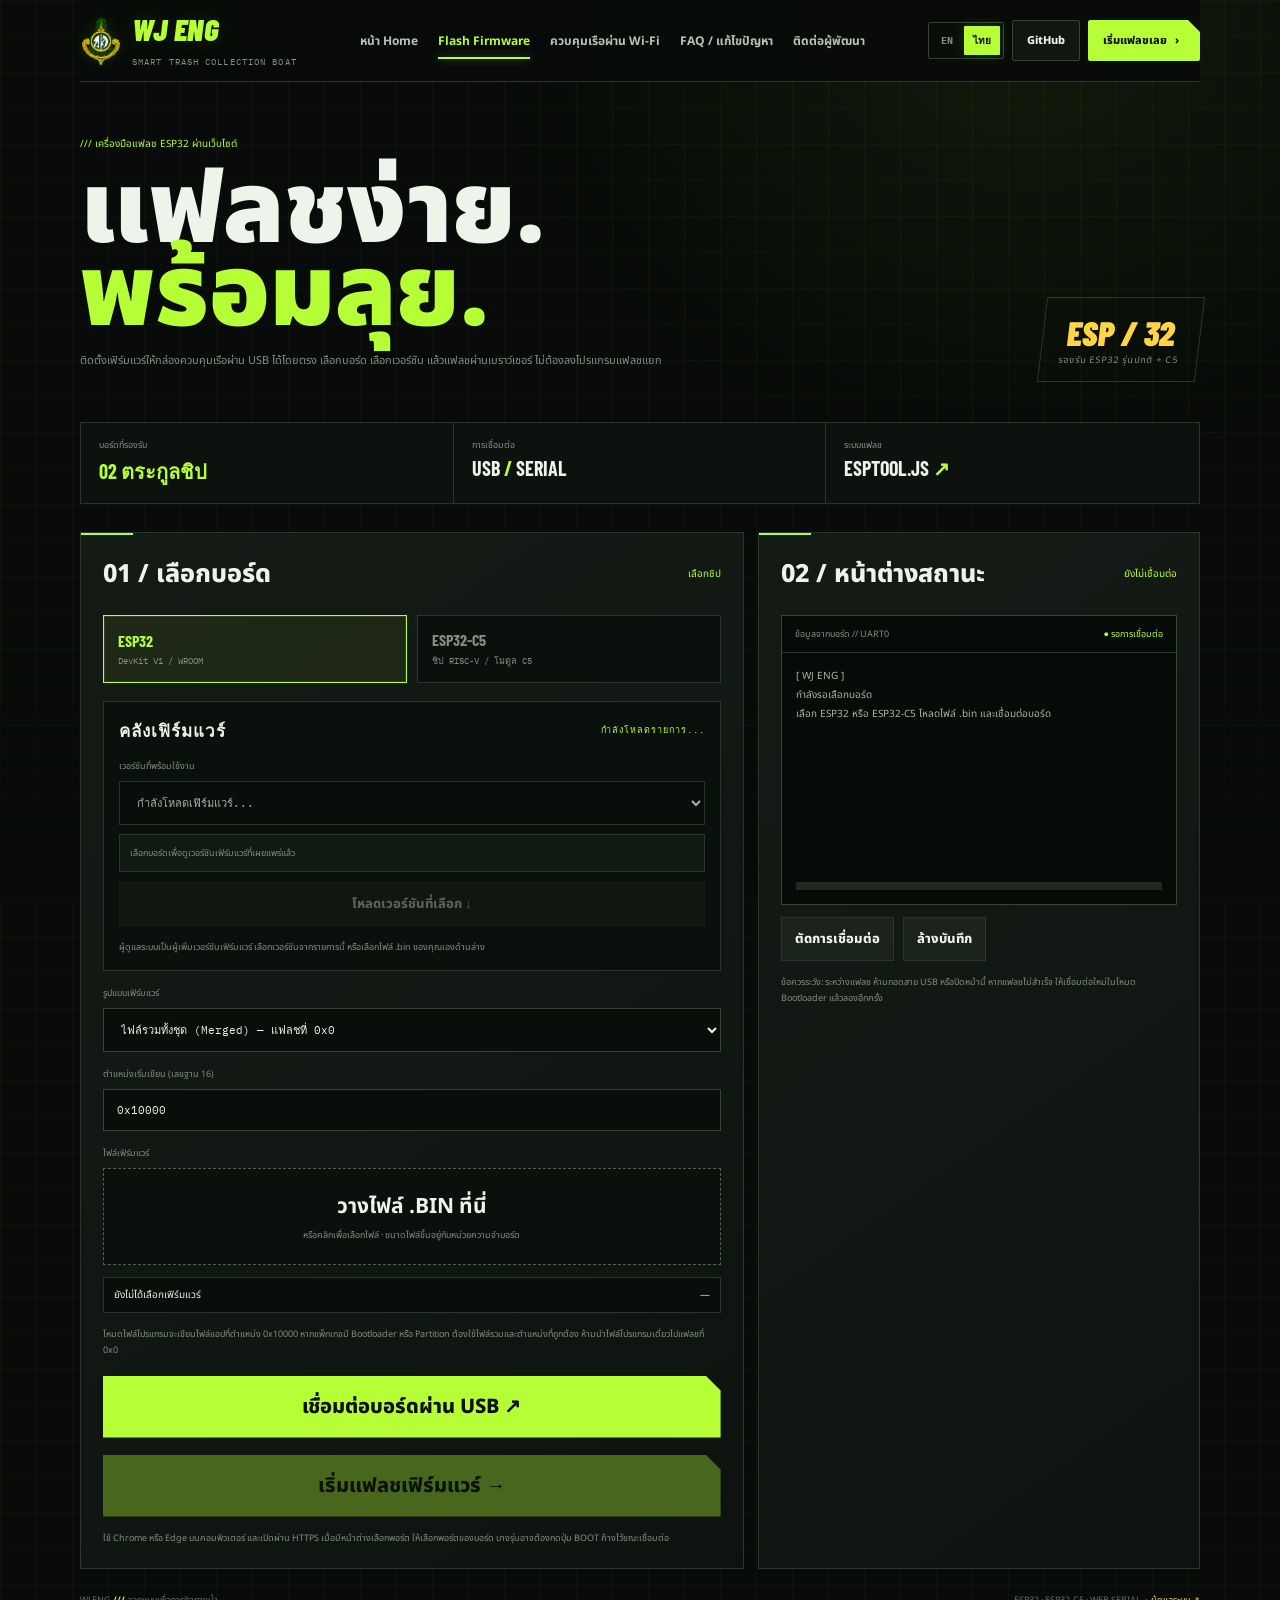
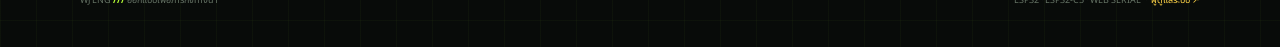
<file: flasher/index.html>
<!doctype html>
<html lang="th">
<head>
<meta charset="utf-8"><meta name="viewport" content="width=device-width,initial-scale=1,viewport-fit=cover">
<meta name="theme-color" content="#080b09"><meta name="description" content="WJ ENG — Browser-based ESP32 firmware installer for ESP32 and ESP32-C5.">
<title>WJ ENG // Firmware Terminal</title>
<link rel="preconnect" href="https://fonts.googleapis.com"><link rel="preconnect" href="https://fonts.gstatic.com" crossorigin>
<link href="https://fonts.googleapis.com/css2?family=Barlow+Condensed:wght@500;600;700;800;900&family=IBM+Plex+Mono:wght@400;500;600;700&family=Noto+Sans+Thai:wght@400;500;600;700;800;900&display=swap" rel="stylesheet">
<style>
:root{--bg:#080b09;--panel:#111713;--panel2:#171f19;--line:#29382c;--muted:#819083;--text:#edf4e9;--green:#b6ff36;--green2:#70c92d;--yellow:#ffd447;--red:#ff4b3e;--mono:'IBM Plex Mono',monospace;--display:'Barlow Condensed',Impact,sans-serif}
*{box-sizing:border-box}html{scroll-behavior:smooth}body{margin:0;background:var(--bg);color:var(--text);font-family:var(--mono);min-height:100vh;background-image:linear-gradient(#b6ff3608 1px,transparent 1px),linear-gradient(90deg,#b6ff3608 1px,transparent 1px);background-size:36px 36px}
body:before{content:"";position:fixed;inset:0;pointer-events:none;background:radial-gradient(ellipse at 80% 0%,#b6ff3610,transparent 38%),linear-gradient(180deg,transparent 70%,#080b09)}
a{color:inherit}.wrap{width:min(1120px,calc(100% - 36px));margin:auto;position:relative}
header{height:82px;display:flex;align-items:center;justify-content:space-between;border-bottom:1px solid var(--line);gap:18px}
.brand{display:flex;align-items:center;gap:12px;text-decoration:none}.mark{width:42px;height:42px;background:var(--green);color:#11170c;display:grid;place-items:center;font:900 26px var(--display);clip-path:polygon(0 0,100% 0,100% 76%,76% 100%,0 100%)}.brand strong{font:900 27px/.8 var(--display);letter-spacing:1.8px}.brand strong span{color:var(--green)}.brand small{display:block;color:var(--muted);font-size:9px;letter-spacing:2px;margin-top:8px}
.header-right{display:flex;align-items:center;gap:16px;font-size:10px;color:var(--muted)}.live{color:var(--green);display:flex;align-items:center;gap:7px}.live i{width:7px;height:7px;border-radius:50%;background:var(--green);box-shadow:0 0 12px var(--green)}
.hero{padding:54px 0 32px;display:grid;grid-template-columns:1fr auto;align-items:end;gap:20px}.eyebrow{font-size:10px;letter-spacing:2.4px;color:var(--green);text-transform:uppercase}.hero h1{font:900 clamp(54px,9vw,100px)/.83 var(--display);letter-spacing:-1px;margin:18px 0 15px;text-transform:uppercase}.hero h1 em{font-style:normal;color:var(--green)}.hero p{font-size:11px;line-height:1.8;color:var(--muted);max-width:600px}.hero-stamp{border:1px solid var(--line);padding:14px 18px;transform:skew(-7deg);text-align:center}.hero-stamp b{font:900 34px var(--display);color:var(--yellow)}.hero-stamp small{display:block;font-size:9px;color:var(--muted);letter-spacing:1px}
.stats{display:grid;grid-template-columns:repeat(3,1fr);border:1px solid var(--line);background:#0d120e;margin:8px 0 28px}.stat{padding:15px 18px;border-right:1px solid var(--line)}.stat:last-child{border:0}.stat small{display:block;color:var(--muted);font-size:9px;letter-spacing:1.4px}.stat b{display:block;font:700 20px var(--display);margin-top:4px}.stat b span{color:var(--green)}
.layout{display:grid;grid-template-columns:1.2fr .8fr;gap:14px}.card{background:linear-gradient(145deg,#141b15,#0e130f);border:1px solid var(--line);position:relative;padding:22px}.card:before{content:"";position:absolute;left:0;top:0;width:52px;height:2px;background:var(--green)}.card-head{display:flex;align-items:center;justify-content:space-between;margin-bottom:22px}.card-head h2{font:800 25px var(--display);letter-spacing:1px;margin:0}.step{font-size:10px;color:var(--green)}
label{display:block;font-size:9px;letter-spacing:1.4px;color:var(--muted);margin:15px 0 8px}select,input[type=file],input[type=text]{width:100%;background:#090e0a;border:1px solid #354536;color:var(--text);padding:13px;font:11px var(--mono);outline:none;border-radius:0}select:focus,input:focus{border-color:var(--green)}.board-grid{display:grid;grid-template-columns:1fr 1fr;gap:10px}.board{border:1px solid var(--line);background:#0b100c;color:var(--muted);padding:14px;text-align:left;cursor:pointer;font:700 16px var(--display);transition:.15s}.board small{display:block;font:9px var(--mono);margin-top:5px;color:var(--muted)}.board.active{border-color:var(--green);background:#b6ff3610;color:var(--green);box-shadow:inset 0 0 0 1px #b6ff3620}.firmware-center{margin-top:18px;padding:15px;background:#0a100b;border:1px solid var(--line)}.firmware-center-head{display:flex;justify-content:space-between;gap:10px;align-items:center;font:700 17px var(--display);letter-spacing:1px}.firmware-center-head span{font:9px var(--mono);color:var(--green)}.release-info{font-size:9px;color:var(--muted);line-height:1.8;padding:10px;background:#111913;border:1px solid var(--line);margin-top:9px;white-space:pre-wrap}.firmware-center .secondary{margin-top:10px;width:100%}.admin-link{color:var(--yellow);font-size:9px;letter-spacing:1px;text-decoration:none}
.drop{border:1px dashed #50634f;background:#0b100c;padding:22px;text-align:center;cursor:pointer;transition:.2s}.drop:hover,.drop.drag{border-color:var(--green);background:#b6ff3609}.drop b{font:700 21px var(--display);display:block}.drop small{font-size:9px;color:var(--muted);display:block;margin-top:6px}.filelist{margin-top:12px;display:grid;gap:7px}.fileitem{display:flex;justify-content:space-between;gap:10px;padding:9px 10px;background:#090e0a;border:1px solid var(--line);font-size:10px}.fileitem span:last-child{color:var(--green)}
.note{font-size:9px;line-height:1.8;color:var(--muted);margin:13px 0 0}.btn{border:0;cursor:pointer;font:800 20px var(--display);letter-spacing:1px;padding:16px 18px;transition:.15s}.btn:disabled{opacity:.35;cursor:not-allowed}.primary{width:100%;margin-top:17px;background:var(--green);color:#0a1008;clip-path:polygon(0 0,calc(100% - 15px) 0,100% 15px,100% 100%,0 100%)}.primary:hover:not(:disabled){background:#d0ff77;transform:translateY(-1px)}.secondary{background:#1a241b;color:var(--text);border:1px solid var(--line);font-size:13px;padding:11px 13px}
.terminal{background:#070b08;border:1px solid #354536;min-height:290px;display:flex;flex-direction:column}.termbar{padding:11px 13px;border-bottom:1px solid var(--line);display:flex;justify-content:space-between;font-size:9px;color:var(--muted);letter-spacing:1px}.termled{color:var(--green)}#log{padding:14px;font-size:10px;line-height:1.9;white-space:pre-wrap;overflow:auto;max-height:320px;color:#a8b7a7;flex:1}.log-ok{color:var(--green)}.log-warn{color:var(--yellow)}.log-err{color:var(--red)}
.progress{height:8px;background:#202920;margin:0 14px 14px;overflow:hidden}.progress i{display:block;height:100%;width:0;background:linear-gradient(90deg,var(--green2),var(--green));box-shadow:0 0 12px var(--green);transition:width .15s}
.footer{padding:24px 0 40px;display:flex;justify-content:space-between;color:#657365;font-size:9px;letter-spacing:1px}.footer b{color:var(--green)}
.toast{position:fixed;bottom:20px;left:50%;transform:translate(-50%,20px);opacity:0;background:var(--green);color:#10170d;padding:12px 18px;font-size:10px;transition:.2s;pointer-events:none}.toast.show{opacity:1;transform:translate(-50%,0)}
@media(max-width:760px){.hero{grid-template-columns:1fr;padding-top:40px}.hero-stamp{display:none}.layout{grid-template-columns:1fr}.stats{grid-template-columns:1fr}.stat{border-right:0;border-bottom:1px solid var(--line)}.stat:last-child{border:0}.header-right{font-size:8px}.brand strong{font-size:22px}.card{padding:17px}.footer{gap:15px;flex-direction:column}}

.lang-switch{display:inline-flex;align-items:center;gap:3px;padding:3px;border:1px solid var(--line);background:#090e0a}.lang-switch button{border:0;background:transparent;color:var(--muted);padding:6px 9px;font:700 10px var(--mono);cursor:pointer}.lang-switch button.active{background:var(--green);color:#0a1008}.header-right{display:flex;align-items:center;gap:12px;flex-wrap:wrap}.admin-link{white-space:nowrap}
html[lang="th"] body{font-family:'Noto Sans Thai',sans-serif}html[lang="th"] h1,html[lang="th"] h2,html[lang="th"] .btn,html[lang="th"] .brand strong,html[lang="th"] .drop b{font-family:'Noto Sans Thai',sans-serif;letter-spacing:0}html[lang="th"] .eyebrow,html[lang="th"] .step,html[lang="th"] label,html[lang="th"] .stat small,html[lang="th"] .live,html[lang="th"] .admin-link,html[lang="th"] .note,html[lang="th"] .termbar,html[lang="th"] .footer{letter-spacing:0}html[lang="th"] .brand small{letter-spacing:0}html[lang="th"] .lang-switch button{font-family:'Noto Sans Thai',sans-serif}
@media(max-width:760px){.header-right{gap:7px}.live{display:none}.lang-switch button{padding:6px 7px}}
</style>
<link rel="stylesheet" href="site-nav.css"></head>
<body><div class="wrap">
<header class="site-topbar">
  <a class="site-brand" href="home.html" aria-label="WJ ENG Home"><img class="site-brand-logo" src="assets/wj-eng-logo.png" alt="WJ ENG logo"><span><strong>WJ ENG</strong><small data-site-i18n="navBrandSub">SMART TRASH COLLECTION BOAT</small></span></a>
  <nav class="site-nav" aria-label="Main navigation">
    <a href="home.html" data-site-i18n="navHome">หน้า Home</a>
    <a href="index.html" aria-current="page" data-site-i18n="navFlash">Flash Firmware</a>
    <a href="wifi.html" data-site-i18n="navWifi">ควบคุมเรือผ่าน Wi-Fi</a>
    <a href="faq.html" data-site-i18n="navFaq">FAQ / แก้ไขปัญหา</a>
    <a href="contact.html" data-site-i18n="navContact">ติดต่อผู้พัฒนา</a>
  </nav>
  <div class="site-actions">
    <div class="site-lang" role="group" aria-label="Language">
      <button type="button" id="langEN" data-site-lang="en" aria-pressed="false">EN</button>
      <button type="button" id="langTH" data-site-lang="th" class="active" aria-pressed="true">ไทย</button>
    </div>
    <a class="site-github" href="https://github.com/LonelyX22/lo9e.github.io" target="_blank" rel="noopener" data-site-i18n="navGithub">GitHub</a>
    <a class="site-cta" href="index.html"><span data-site-i18n="navCta">เริ่มแฟลชเลย</span> ›</a>
  </div>
</header>
<section class="hero"><div><div class="eyebrow" data-i18n="heroEyebrow">/// เครื่องมือแฟลช ESP32 ผ่านเว็บไซต์</div><h1><span data-i18n="heroTitle1">แฟลชง่าย.</span><br><em data-i18n="heroTitle2">พร้อมลุย.</em></h1><p data-i18n="heroDesc">ติดตั้งเฟิร์มแวร์ให้กล่องควบคุมเรือผ่าน USB ได้โดยตรง เลือกบอร์ด เลือกเวอร์ชัน แล้วแฟลชผ่านเบราว์เซอร์ ไม่ต้องลงโปรแกรมแฟลชแยก</p></div><div class="hero-stamp"><b data-i18n="heroStamp">ESP / 32</b><small data-i18n="heroStampSub">รองรับ ESP32 รุ่นปกติ + C5</small></div></section>
<section class="stats"><div class="stat"><small data-i18n="statTargets">บอร์ดที่รองรับ</small><b><span>02</span> <span data-i18n="statChipFamilies">ตระกูลชิป</span></b></div><div class="stat"><small data-i18n="statConnection">การเชื่อมต่อ</small><b>USB <span>/</span> SERIAL</b></div><div class="stat"><small data-i18n="statEngine">ระบบแฟลช</small><b>ESPTOOL.JS <span>↗</span></b></div></section>
<div class="layout">
<section class="card"><div class="card-head"><h2 data-i18n="targetDevice">01 / เลือกบอร์ด</h2><span class="step" data-i18n="selectChip">เลือกชิป</span></div>
<div class="board-grid"><button class="board active" data-chip="ESP32"><span>ESP32</span><small data-i18n="esp32Sub">DevKit V1 / WROOM</small></button><button class="board" data-chip="ESP32-C5"><span>ESP32-C5</span><small data-i18n="c5Sub">ชิป RISC-V / โมดูล C5</small></button></div>
<div class="firmware-center"><div class="firmware-center-head"><b data-i18n="firmwareCenter">คลังเฟิร์มแวร์</b><span id="catalogState">กำลังโหลดรายการ...</span></div><label for="releaseSelect" data-i18n="availableReleases">เวอร์ชันที่พร้อมใช้งาน</label><select id="releaseSelect" disabled><option>กำลังโหลดเฟิร์มแวร์...</option></select><div class="release-info" id="releaseInfo">เลือกบอร์ดเพื่อดูเวอร์ชันเฟิร์มแวร์ที่เผยแพร่แล้ว</div><button class="btn secondary" id="loadRelease" disabled data-i18n="loadRelease">โหลดเวอร์ชันที่เลือก ↓</button><p class="note" data-i18n="firmwareNote">ผู้ดูแลระบบเป็นผู้เพิ่มเวอร์ชันเฟิร์มแวร์ เลือกเวอร์ชันจากรายการนี้ หรือเลือกไฟล์ .bin ของคุณเองด้านล่าง</p></div>
<label for="flashMode" data-i18n="flashMode">รูปแบบเฟิร์มแวร์</label><select id="flashMode"><option value="merged" data-i18n="modeMerged">ไฟล์รวมทั้งชุด (Merged) — แฟลชที่ 0x0</option><option value="app" data-i18n="modeApp">ไฟล์โปรแกรมเท่านั้น — แฟลชที่ 0x10000</option><option value="custom" data-i18n="modeCustom">กำหนดไฟล์และตำแหน่งแฟลชเอง</option></select>
<label for="address" data-i18n="flashAddress">ตำแหน่งเริ่มเขียน (เลขฐาน 16)</label><input id="address" type="text" value="0x10000" spellcheck="false">
<label data-i18n="firmwareImage">ไฟล์เฟิร์มแวร์</label><div class="drop" id="drop"><b data-i18n="dropTitle">วางไฟล์ .BIN ที่นี่</b><small data-i18n="dropSub">หรือคลิกเพื่อเลือกไฟล์ · ขนาดไฟล์ขึ้นอยู่กับหน่วยความจำบอร์ด</small><input id="file" type="file" accept=".bin,application/octet-stream" hidden></div><div class="filelist" id="filelist"><div class="fileitem"><span data-i18n="noFirmware">ยังไม่ได้เลือกเฟิร์มแวร์</span><span>—</span></div></div>
<p class="note" data-i18n="appModeNote">โหมดไฟล์โปรแกรมจะเขียนไฟล์แอปที่ตำแหน่ง 0x10000 หากแพ็กเกจมี Bootloader หรือ Partition ต้องใช้ไฟล์รวมและตำแหน่งที่ถูกต้อง ห้ามนำไฟล์โปรแกรมเดี่ยวไปแฟลชที่ 0x0</p>
<button class="btn primary" id="connect"><span data-i18n="connectUsb">เชื่อมต่อบอร์ดผ่าน USB</span> <span>↗</span></button>
<button class="btn primary" id="flash" disabled><span data-i18n="startFlash">เริ่มแฟลชเฟิร์มแวร์</span> <span>→</span></button>
<p class="note" data-i18n="browserNote">ใช้ Chrome หรือ Edge บนคอมพิวเตอร์ และเปิดผ่าน HTTPS เมื่อมีหน้าต่างเลือกพอร์ต ให้เลือกพอร์ตของบอร์ด บางรุ่นอาจต้องกดปุ่ม BOOT ค้างไว้ขณะเชื่อมต่อ</p></section>
<section class="card"><div class="card-head"><h2 data-i18n="serialConsole">02 / หน้าต่างสถานะ</h2><span class="step" id="status">ยังไม่เชื่อมต่อ</span></div>
<div class="terminal"><div class="termbar"><span data-i18n="deviceOutput">ข้อมูลจากบอร์ด // UART0</span><span class="termled" id="termstate">● รอการเชื่อมต่อ</span></div><div id="log">[ WJ ENG ]&#10;กำลังรอเลือกบอร์ด&#10;เลือก ESP32 หรือ ESP32-C5 โหลดไฟล์ .bin และเชื่อมต่อบอร์ด</div><div class="progress"><i id="bar"></i></div></div>
<div style="display:flex;gap:9px;margin-top:12px"><button class="btn secondary" id="disconnect" data-i18n="disconnect">ตัดการเชื่อมต่อ</button><button class="btn secondary" id="clear" data-i18n="clearLog">ล้างบันทึก</button></div>
<p class="note" data-i18n="safetyNote">ข้อควรระวัง: ระหว่างแฟลช ห้ามถอดสาย USB หรือปิดหน้านี้ หากแฟลชไม่สำเร็จ ให้เชื่อมต่อใหม่ในโหมด Bootloader แล้วลองอีกครั้ง</p></section></div>
<div class="footer"><span>WJ ENG <b>///</b> <span data-i18n="footerTag">ออกแบบเพื่อภารกิจทางน้ำ</span></span><span>ESP32 · ESP32-C5 · WEB SERIAL &nbsp;·&nbsp; <a class="admin-link" href="admin.html" data-i18n="admin">ผู้ดูแลระบบ ↗</a></span></div>
</div><div class="toast" id="toast"></div>
<script src="site-nav.js"></script>
<script type="module">
import { ESPLoader, Transport } from 'https://esm.sh/esptool-js@0.7.1?bundle';
const $=id=>document.getElementById(id);
const LANG_KEY='boatFlasherLanguage';
const words={
th:{
brandTag:'ระบบแฟลชเฟิร์มแวร์เรือ // ศูนย์ระบบ',webSerialReady:'พร้อมเชื่อมต่อ USB',admin:'ผู้ดูแลระบบ ↗',heroEyebrow:'/// เครื่องมือแฟลช ESP32 ผ่านเว็บไซต์',heroTitle1:'แฟลชง่าย.',heroTitle2:'พร้อมลุย.',heroDesc:'ติดตั้งเฟิร์มแวร์ให้กล่องควบคุมเรือผ่าน USB ได้โดยตรง เลือกบอร์ด เลือกเวอร์ชัน แล้วแฟลชผ่านเบราว์เซอร์ ไม่ต้องลงโปรแกรมแฟลชแยก',heroStamp:'ESP / 32',heroStampSub:'รองรับ ESP32 รุ่นปกติ + C5',statTargets:'บอร์ดที่รองรับ',statChipFamilies:'ตระกูลชิป',statConnection:'การเชื่อมต่อ',statEngine:'ระบบแฟลช',targetDevice:'01 / เลือกบอร์ด',selectChip:'เลือกชิป',esp32Sub:'DevKit V1 / WROOM',c5Sub:'ชิป RISC-V / โมดูล C5',firmwareCenter:'คลังเฟิร์มแวร์',catalogLoading:'กำลังโหลดรายการ...',availableReleases:'เวอร์ชันที่พร้อมใช้งาน',loadRelease:'โหลดเวอร์ชันที่เลือก ↓',firmwareNote:'ผู้ดูแลระบบเป็นผู้เพิ่มเวอร์ชันเฟิร์มแวร์ เลือกเวอร์ชันจากรายการนี้ หรือเลือกไฟล์ .bin ของคุณเองด้านล่าง',flashMode:'รูปแบบเฟิร์มแวร์',modeMerged:'ไฟล์รวมทั้งชุด (Merged) — แฟลชที่ 0x0',modeApp:'ไฟล์โปรแกรมเท่านั้น — แฟลชที่ 0x10000',modeCustom:'กำหนดไฟล์และตำแหน่งแฟลชเอง',flashAddress:'ตำแหน่งเริ่มเขียน (เลขฐาน 16)',firmwareImage:'ไฟล์เฟิร์มแวร์',dropTitle:'วางไฟล์ .BIN ที่นี่',dropSub:'หรือคลิกเพื่อเลือกไฟล์ · ขนาดไฟล์ขึ้นอยู่กับหน่วยความจำบอร์ด',noFirmware:'ยังไม่ได้เลือกเฟิร์มแวร์',appModeNote:'โหมดไฟล์โปรแกรมจะเขียนไฟล์แอปที่ตำแหน่ง 0x10000 หากแพ็กเกจมี Bootloader หรือ Partition ต้องใช้ไฟล์รวมและตำแหน่งที่ถูกต้อง ห้ามนำไฟล์โปรแกรมเดี่ยวไปแฟลชที่ 0x0',connectUsb:'เชื่อมต่อบอร์ดผ่าน USB',startFlash:'เริ่มแฟลชเฟิร์มแวร์',browserNote:'ใช้ Chrome หรือ Edge บนคอมพิวเตอร์ และเปิดผ่าน HTTPS เมื่อมีหน้าต่างเลือกพอร์ต ให้เลือกพอร์ตของบอร์ด บางรุ่นอาจต้องกดปุ่ม BOOT ค้างไว้ขณะเชื่อมต่อ',serialConsole:'02 / หน้าต่างสถานะ',statusDisconnected:'ยังไม่เชื่อมต่อ',deviceOutput:'ข้อมูลจากบอร์ด // UART0',termStandby:'● รอการเชื่อมต่อ',disconnect:'ตัดการเชื่อมต่อ',clearLog:'ล้างบันทึก',safetyNote:'ข้อควรระวัง: ระหว่างแฟลช ห้ามถอดสาย USB หรือปิดหน้านี้ หากแฟลชไม่สำเร็จ ให้เชื่อมต่อใหม่ในโหมด Bootloader แล้วลองอีกครั้ง',footerTag:'ออกแบบเพื่อภารกิจทางน้ำ',bootLog:'[ WJ ENG ]\nกำลังรอเลือกบอร์ด\nเลือก ESP32 หรือ ESP32-C5 โหลดไฟล์ .bin และเชื่อมต่อบอร์ด',loadingOption:'กำลังโหลดเฟิร์มแวร์...',noPublished:'ยังไม่มีเฟิร์มแวร์เผยแพร่',catalogUnavailableOption:'ไม่สามารถโหลดรายการเฟิร์มแวร์ได้',catalogOnline:'รายการเฟิร์มแวร์พร้อมใช้งาน',catalogOffline:'ไม่สามารถโหลดรายการได้',catalogNoReleases:'ยังไม่มีเวอร์ชัน',noReleaseSelected:'ยังไม่ได้เลือกเวอร์ชัน',noReleaseNotes:'ไม่มีรายละเอียดการอัปเดต',imageLabel:'ไฟล์',publishedLabel:'เผยแพร่เมื่อ',flashAddressLabel:'ตำแหน่งแฟลช',shaLabel:'SHA-256',latest:'ล่าสุด',catalogNoFirmware:'ยังไม่มีเฟิร์มแวร์สำหรับ',askAdmin:'กรุณาติดต่อผู้ดูแลระบบเพื่อเพิ่มเฟิร์มแวร์',catalogLoadError:'โหลดรายการเฟิร์มแวร์ไม่สำเร็จ:',statusConnecting:'กำลังเชื่อมต่อ',statusConnected:'เชื่อมต่อแล้ว',statusConnectionError:'เชื่อมต่อไม่สำเร็จ',statusFlashing:'กำลังแฟลช',statusFlashComplete:'แฟลชสำเร็จ',statusFlashFailed:'แฟลชไม่สำเร็จ',statusBrowserUnsupported:'เบราว์เซอร์ไม่รองรับ',statusDeviceRemoved:'ถอดบอร์ดแล้ว',logCatalogLoaded:'โหลดรายการเฟิร์มแวร์แล้ว',logDownloading:'กำลังดาวน์โหลดเฟิร์มแวร์',logVerified:'ตรวจสอบเฟิร์มแวร์ผ่าน · SHA-256 ถูกต้อง · ตำแหน่ง',logTargetSelected:'เลือกบอร์ดแล้ว:',logReselect:'กรุณาเลือกเฟิร์มแวร์สำหรับบอร์ดนี้ใหม่',logFirmwareLoaded:'เลือกไฟล์เฟิร์มแวร์แล้ว:',logOpening:'กำลังเปิดการเชื่อมต่อ USB...',logDetected:'ตรวจพบบอร์ด:',logSerialReady:'เชื่อมต่อพอร์ตอนุกรมแล้ว พร้อมแฟลช',logStarting:'เริ่มเขียนเฟิร์มแวร์ที่ตำแหน่ง',logWritten:'เขียนเฟิร์มแวร์สำเร็จ กรุณารีเซ็ตบอร์ดเพื่อเริ่มใช้งาน',logDisconnected:'ตัดการเชื่อมต่อบอร์ดแล้ว',logUsbRemoved:'ถอดอุปกรณ์ USB แล้ว',logBrowserUnsupported:'เบราว์เซอร์ไม่รองรับ Web Serial กรุณาเปิดด้วย Chrome หรือ Edge บนคอมพิวเตอร์',toastTargetMismatch:'เฟิร์มแวร์ไม่ตรงกับบอร์ดที่เลือก',toastFirmwareLoaded:'โหลดเฟิร์มแวร์เรียบร้อย',toastCouldNotLoad:'โหลดเฟิร์มแวร์ไม่สำเร็จ:',toastPleaseBin:'กรุณาเลือกไฟล์เฟิร์มแวร์ .bin',toastAddress:'กรุณาระบุตำแหน่งแฟลชเป็นเลขฐาน 16 ให้ถูกต้อง',toastFlashComplete:'แฟลชสำเร็จ — กรุณารีเซ็ตบอร์ด',toastFlashFailed:'แฟลชไม่สำเร็จ — ดูรายละเอียดในหน้าต่างสถานะ',toastConnection:'เชื่อมต่อไม่สำเร็จ',toastReset:'กรุณารีเซ็ตบอร์ด'
},
en:{
brandTag:'BOAT FIRMWARE // SYSTEMS DIVISION',webSerialReady:'USB SERIAL READY',admin:'ADMIN ↗',heroEyebrow:'/// UNIVERSAL ESP FLASH UTILITY',heroTitle1:'FLASH IT.',heroTitle2:'SHIP IT.',heroDesc:'Install firmware to your boat controller directly over USB. Choose your board, select a release and flash from your browser — no separate desktop flasher required.',heroStamp:'ESP / 32',heroStampSub:'CLASSIC ESP32 + C5',statTargets:'SUPPORTED TARGETS',statChipFamilies:'CHIP FAMILIES',statConnection:'CONNECTION',statEngine:'FLASH ENGINE',targetDevice:'01 / TARGET DEVICE',selectChip:'SELECT CHIP',esp32Sub:'DEVKIT V1 / WROOM',c5Sub:'RISC-V / C5 MODULE',firmwareCenter:'FIRMWARE CENTER',catalogLoading:'LOADING CATALOG...',availableReleases:'AVAILABLE RELEASES',loadRelease:'LOAD SELECTED RELEASE ↓',firmwareNote:'Firmware versions are managed by the project administrator. Select a release here or load your own .bin file below.',flashMode:'FLASH MODE',modeMerged:'COMPLETE MERGED IMAGE — FLASH AT 0x0',modeApp:'APPLICATION IMAGE ONLY — FLASH AT 0x10000',modeCustom:'CUSTOM IMAGE — SET ADDRESS',flashAddress:'FLASH ADDRESS (HEX)',firmwareImage:'FIRMWARE IMAGE',dropTitle:'DROP .BIN FILE HERE',dropSub:'OR CLICK TO BROWSE · MAX FILE SIZE DEPENDS ON DEVICE FLASH',noFirmware:'NO FIRMWARE SELECTED',appModeNote:'Application-only mode writes the app image at 0x10000. If your package includes bootloader or partition images, use a complete image set with the correct offsets. Never flash an app-only image at 0x0.',connectUsb:'CONNECT USB DEVICE',startFlash:'START FLASH SEQUENCE',browserNote:'Use Chrome or Edge on desktop over HTTPS. Choose your board serial port when prompted. Some boards may require holding BOOT while connecting.',serialConsole:'02 / SERIAL CONSOLE',statusDisconnected:'DISCONNECTED',deviceOutput:'DEVICE OUTPUT // UART0',termStandby:'● STANDBY',disconnect:'DISCONNECT',clearLog:'CLEAR LOG',safetyNote:'FLASH SAFETY: Keep the USB cable connected and do not close this tab while writing. If flashing fails, reconnect in bootloader mode and retry.',footerTag:'ENGINEERED FOR THE WATER',bootLog:'[ WJ ENG BOOT ]\nWaiting for target selection.\nSelect ESP32 or ESP32-C5, load a .bin image and connect your board.',loadingOption:'Loading firmware catalog...',noPublished:'No published firmware yet',catalogUnavailableOption:'Firmware catalog unavailable',catalogOnline:'CATALOG ONLINE',catalogOffline:'CATALOG OFFLINE',catalogNoReleases:'NO RELEASES',noReleaseSelected:'No release selected.',noReleaseNotes:'No release notes',imageLabel:'Image',publishedLabel:'Published',flashAddressLabel:'Flash address',shaLabel:'SHA-256',latest:'LATEST',catalogNoFirmware:'No firmware has been published for',askAdmin:'Ask the project administrator to publish a release.',catalogLoadError:'Could not load firmware catalog:',statusConnecting:'CONNECTING',statusConnected:'CONNECTED',statusConnectionError:'CONNECTION ERROR',statusFlashing:'FLASHING',statusFlashComplete:'FLASH COMPLETE',statusFlashFailed:'FLASH FAILED',statusBrowserUnsupported:'BROWSER UNSUPPORTED',statusDeviceRemoved:'DEVICE REMOVED',logCatalogLoaded:'Firmware catalog loaded.',logDownloading:'Downloading',logVerified:'Verified firmware · SHA-256 OK · address',logTargetSelected:'Target selected:',logReselect:'reselect firmware for this target.',logFirmwareLoaded:'Firmware loaded:',logOpening:'Opening serial connection...',logDetected:'Detected chip:',logSerialReady:'Serial link established. Ready to flash.',logStarting:'Starting flash at',logWritten:'Firmware written successfully. Reset the board to boot.',logDisconnected:'Serial device disconnected',logUsbRemoved:'USB device disconnected.',logBrowserUnsupported:'Web Serial unavailable. Open this page in Chrome or Edge on desktop.',toastTargetMismatch:'Firmware target does not match selected board',toastFirmwareLoaded:'Firmware loaded',toastCouldNotLoad:'Could not load firmware:',toastPleaseBin:'Please select a .bin firmware image',toastAddress:'Enter a valid hexadecimal address',toastFlashComplete:'Flash complete — reset your board',toastFlashFailed:'Flash failed — see serial console',toastConnection:'Connection failed',toastReset:'Reset the board'
}};
let lang=localStorage.getItem(LANG_KEY)||'th',chip='ESP32',port=null,transport=null,loader=null,file=null,connected=false,busy=false,manifest=null,selectedRelease=null;
function tr(key){return (words[lang]&&words[lang][key])||words.en[key]||key}
function log(s,cls=''){const el=$('log'),line=document.createElement('div');el.dataset.started='1';line.textContent='> '+s;if(cls)line.className=cls;el.appendChild(line);el.scrollTop=el.scrollHeight}
function setStatus(s,ok=false){$('status').dataset.raw=s;$('status').textContent=localStatus(s);$('termstate').textContent=(ok?'● ':'○ ')+localStatus(s);$('termstate').style.color=ok?'var(--green)':'var(--yellow)'}
function localStatus(s){const map={'DISCONNECTED':'statusDisconnected','CONNECTING':'statusConnecting','CONNECTED':'statusConnected','CONNECTION ERROR':'statusConnectionError','FLASH COMPLETE':'statusFlashComplete','FLASH FAILED':'statusFlashFailed','BROWSER UNSUPPORTED':'statusBrowserUnsupported','DEVICE REMOVED':'statusDeviceRemoved'};if(map[s])return tr(map[s]);if(s.startsWith('FLASHING '))return tr('statusFlashing')+' '+s.slice(9);return s}
function setCatalogState(key){$('catalogState').dataset.key=key;$('catalogState').textContent=tr(key)}
function toast(s){$('toast').textContent=s;$('toast').classList.add('show');setTimeout(()=>$('toast').classList.remove('show'),2400)}
function refresh(){ $('flash').disabled=!(connected&&file&&!busy);$('connect').disabled=connected||busy;$('loadRelease').disabled=busy||!manifest||!getSelectedRelease(); }
function boardId(){return chip==='ESP32-C5'?'esp32c5':'esp32'}
function getBoard(){return manifest?.boards?.find(b=>b.id===boardId())||null}
function getSelectedRelease(){const b=getBoard();return b?.releases?.find(r=>r.version===$('releaseSelect').value)||null}
function applyLanguage(){
 document.documentElement.lang=lang;
 document.querySelectorAll('[data-i18n]').forEach(el=>{el.textContent=tr(el.dataset.i18n)});
 $('langTH').classList.toggle('active',lang==='th');$('langEN').classList.toggle('active',lang==='en');$('langTH').setAttribute('aria-pressed',String(lang==='th'));$('langEN').setAttribute('aria-pressed',String(lang==='en'));
 $('catalogState').textContent=tr($('catalogState').dataset.key||'catalogLoading');
 if(!$('log').dataset.started)$('log').textContent=tr('bootLog');
 if($('status').dataset.raw)setStatus($('status').dataset.raw,$('status').dataset.raw==='CONNECTED'||$('status').dataset.raw==='FLASH COMPLETE');
 if(manifest)showReleaseInfo();
 document.title=lang==='th'?'WJ ENG // แฟลชเฟิร์มแวร์':'WJ ENG // Firmware Terminal';
}
function setLanguage(next){lang=next;localStorage.setItem(LANG_KEY,lang);applyLanguage();window.refreshSiteNavLanguage?.()}
function populateReleases(){const b=getBoard();const sel=$('releaseSelect');sel.innerHTML='';const releases=(b?.releases||[]).slice().sort((a,c)=>String(c.published_at||'').localeCompare(String(a.published_at||'')));if(!releases.length){const o=document.createElement('option');o.value='';o.textContent=tr('noPublished');sel.append(o);sel.disabled=true;setCatalogState('catalogNoReleases');$('releaseInfo').textContent=tr('catalogNoFirmware')+' '+chip+'. '+tr('askAdmin');$('loadRelease').disabled=true;return}releases.forEach(r=>{const o=document.createElement('option');o.value=r.version;o.textContent=r.version+(b.latest===r.version?' — '+tr('latest'):'');sel.append(o)});sel.disabled=false;sel.value=b.latest&&releases.some(r=>r.version===b.latest)?b.latest:releases[0].version;showReleaseInfo();refresh()}
function showReleaseInfo(){const r=getSelectedRelease();if(!r){$('releaseInfo').textContent=tr('noReleaseSelected');refresh();return}$('releaseInfo').textContent=(r.notes||tr('noReleaseNotes'))+'\n'+tr('imageLabel')+': '+r.filename+' · '+((r.size_bytes||0)/1024).toFixed(1)+' KB · '+tr('flashAddressLabel')+' '+(r.address||'0x0')+'\n'+tr('publishedLabel')+': '+(r.published_at||'')+'\n'+tr('shaLabel')+': '+(r.sha256||'not provided');refresh()}
async function loadCatalog(){try{const response=await fetch('../firmware/manifest.json?ts='+Date.now(),{cache:'no-store'});if(!response.ok)throw new Error('Catalog HTTP '+response.status);manifest=await response.json();setCatalogState('catalogOnline');populateReleases();log(tr('logCatalogLoaded'),'log-ok')}catch(e){setCatalogState('catalogOffline');$('releaseSelect').innerHTML='<option>'+tr('catalogUnavailableOption')+'</option>';$('releaseSelect').disabled=true;$('releaseInfo').textContent=tr('catalogLoadError')+' '+e.message;log(tr('catalogLoadError')+' '+e.message,'log-warn')}}
$('langTH').addEventListener('click',()=>setLanguage('th'));$('langEN').addEventListener('click',()=>setLanguage('en'));
$('releaseSelect').addEventListener('change',showReleaseInfo);$('loadRelease').addEventListener('click',async()=>{const r=getSelectedRelease();if(!r||busy)return;if(r.chip&&r.chip!==chip){toast(tr('toastTargetMismatch'));return}try{$('loadRelease').disabled=true;log(tr('logDownloading')+' '+r.version+' firmware...');const url=new URL('../'+r.path,location.href);const response=await fetch(url.href,{cache:'no-store'});if(!response.ok)throw new Error('Firmware download HTTP '+response.status);const buffer=await response.arrayBuffer();if(r.sha256&&crypto?.subtle){const digest=await crypto.subtle.digest('SHA-256',buffer);const hash=Array.from(new Uint8Array(digest)).map(x=>x.toString(16).padStart(2,'0')).join('');if(hash.toLowerCase()!==r.sha256.toLowerCase())throw new Error('SHA-256 checksum mismatch. Do not flash this file.')}file=new File([buffer],r.filename||'firmware.bin',{type:'application/octet-stream'});selectedRelease=r;$('filelist').innerHTML='';const row=document.createElement('div');row.className='fileitem';const name=document.createElement('span');name.textContent=r.filename+' · '+r.version;const size=document.createElement('span');size.textContent=(file.size/1024).toFixed(1)+' KB';row.append(name,size);$('filelist').append(row);const addr=r.address||'0x0';$('address').value=addr;$('flashMode').value=addr.toLowerCase()==='0x10000'?'app':(addr.toLowerCase()==='0x0'?'merged':'custom');log(tr('logVerified')+' '+addr,'log-ok');refresh();toast(tr('toastFirmwareLoaded')+' '+r.version)}catch(e){file=null;selectedRelease=null;log(e.message||String(e),'log-err');toast(tr('toastCouldNotLoad')+' '+e.message);refresh()}});
document.querySelectorAll('.board').forEach(b=>b.addEventListener('click',()=>{if(busy)return;chip=b.dataset.chip;document.querySelectorAll('.board').forEach(x=>x.classList.toggle('active',x===b));file=null;selectedRelease=null;$('filelist').innerHTML='<div class="fileitem"><span>'+tr('noFirmware')+'</span><span>—</span></div>';log(tr('logTargetSelected')+' '+chip+' — '+tr('logReselect'));populateReleases();refresh()}));
$('flashMode').addEventListener('change',()=>{if($('flashMode').value==='app')$('address').value='0x10000';else if($('flashMode').value==='merged')$('address').value='0x0';});
$('address').addEventListener('input',refresh);
function setFile(f){if(!f)return;if(!f.name.toLowerCase().endsWith('.bin')){toast(tr('toastPleaseBin'));return}selectedRelease=null;file=f;$('filelist').innerHTML='';const row=document.createElement('div');row.className='fileitem';const name=document.createElement('span');name.textContent=f.name;const size=document.createElement('span');size.textContent=(f.size/1024).toFixed(1)+' KB';row.append(name,size);$('filelist').append(row);log(tr('logFirmwareLoaded')+' '+f.name+' ('+f.size+' bytes)','log-ok');refresh()}
$('drop').addEventListener('click',()=>$('file').click());$('file').addEventListener('change',e=>setFile(e.target.files[0]));
$('drop').addEventListener('dragover',e=>{e.preventDefault();$('drop').classList.add('drag')});$('drop').addEventListener('dragleave',()=>$('drop').classList.remove('drag'));$('drop').addEventListener('drop',e=>{e.preventDefault();$('drop').classList.remove('drag');setFile(e.dataTransfer.files[0])});
$('connect').addEventListener('click',async()=>{try{if(!('serial'in navigator))throw new Error(tr('statusBrowserUnsupported'));port=await navigator.serial.requestPort();transport=new Transport(port,true);loader=new ESPLoader({transport,baudrate:460800,terminal:{clean(){},writeLine(v){log(v)},write(v){log(v)}}});setStatus('CONNECTING');log(tr('logOpening'));const detected=await loader.main();log(tr('logDetected')+' '+detected,'log-ok');if(chip==='ESP32-C5'&&!String(detected).toLowerCase().includes('c5'))throw new Error('Selected ESP32-C5 but detected '+detected);if(chip==='ESP32'&&String(detected).toLowerCase().includes('c5'))throw new Error('Selected classic ESP32 but detected ESP32-C5');connected=true;setStatus('CONNECTED',true);log(tr('logSerialReady'),'log-ok');refresh()}catch(e){log(e.message||String(e),'log-err');setStatus('CONNECTION ERROR');toast(tr('toastConnection')+': '+(e.message||''));try{if(transport)await transport.disconnect()}catch{}connected=false;refresh()}});
$('flash').addEventListener('click',async()=>{if(!file||!connected||busy)return;let addr=$('address').value.trim();if(!/^0x[0-9a-f]+$/i.test(addr)){toast(tr('toastAddress'));return}busy=true;refresh();$('bar').style.width='0%';try{const data=new Uint8Array(await file.arrayBuffer());log(tr('logStarting')+' '+addr+' ...','log-warn');await loader.writeFlash({fileArray:[{data,address:parseInt(addr,16)}],flashSize:'keep',eraseAll:false,compress:true,reportProgress:(index,written,total)=>{const pct=Math.min(100,Math.round(written/total*100));$('bar').style.width=pct+'%';setStatus('FLASHING '+pct+'%');}});$('bar').style.width='100%';setStatus('FLASH COMPLETE',true);log(tr('logWritten'),'log-ok');toast(tr('toastFlashComplete'))}catch(e){setStatus('FLASH FAILED');log(e.message||String(e),'log-err');toast(tr('toastFlashFailed'))}finally{busy=false;refresh()}});
$('disconnect').addEventListener('click',async()=>{if(busy)return;try{if(transport)await transport.disconnect()}catch(e){log(e.message,'log-warn')}port=null;transport=null;loader=null;connected=false;setStatus('DISCONNECTED');log(tr('logDisconnected'));refresh()});
$('clear').addEventListener('click',()=>$('log').textContent='[ '+tr('clearLog')+' ]');
if(!('serial'in navigator)){setStatus('BROWSER UNSUPPORTED');log(tr('logBrowserUnsupported'),'log-warn')}
navigator.serial?.addEventListener('disconnect',()=>{connected=false;port=null;transport=null;loader=null;setStatus('DEVICE REMOVED');log(tr('logUsbRemoved'),'log-warn');refresh()});
applyLanguage();loadCatalog();
</script></body></html>
</file>
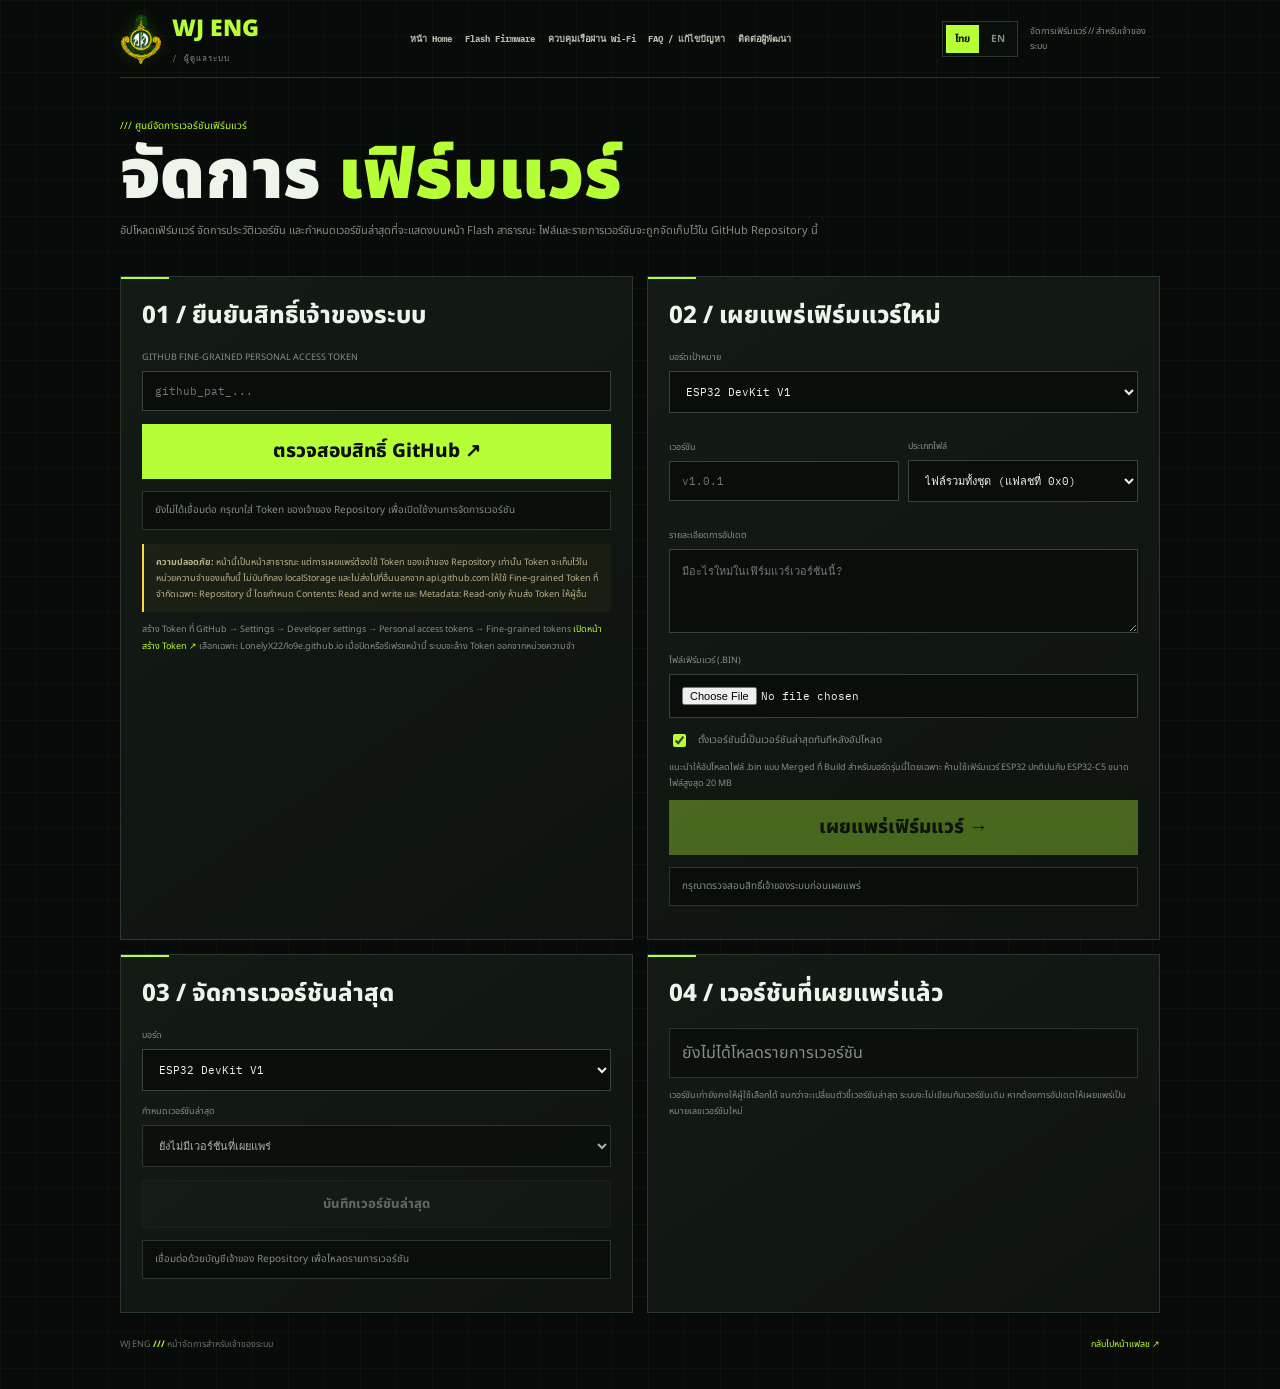
<file: flasher/admin.html>
<!doctype html>
<html lang="th"><head>
<meta charset="utf-8"><meta name="viewport" content="width=device-width,initial-scale=1">
<meta name="theme-color" content="#080b09"><title>WJ ENG // Firmware Admin</title>
<link rel="preconnect" href="https://fonts.googleapis.com"><link rel="preconnect" href="https://fonts.gstatic.com" crossorigin>
<link href="https://fonts.googleapis.com/css2?family=Barlow+Condensed:wght@500;600;700;800;900&family=IBM+Plex+Mono:wght@400;500;600;700&family=Noto+Sans+Thai:wght@400;500;600;700;800;900&display=swap" rel="stylesheet">
<style>
:root{--bg:#080b09;--panel:#111713;--line:#29382c;--muted:#819083;--text:#edf4e9;--green:#b6ff36;--yellow:#ffd447;--red:#ff4b3e;--mono:'IBM Plex Mono',monospace;--display:'Barlow Condensed',Impact,sans-serif}
*{box-sizing:border-box}body{margin:0;background:var(--bg);color:var(--text);font-family:var(--mono);min-height:100vh;background-image:linear-gradient(#b6ff3608 1px,transparent 1px),linear-gradient(90deg,#b6ff3608 1px,transparent 1px);background-size:36px 36px}.wrap{width:min(1040px,calc(100% - 34px));margin:auto}header{height:78px;display:flex;align-items:center;justify-content:space-between;border-bottom:1px solid var(--line)}a{color:var(--green);text-decoration:none}.brand{display:flex;align-items:center;gap:10px;font:900 26px var(--display);letter-spacing:1.5px;color:var(--text)}.admin-brand-logo{width:42px;height:50px;object-fit:contain;filter:drop-shadow(0 0 8px #b6ff3620)}.brand span{color:var(--green)}.tag{font-size:9px;color:var(--muted);letter-spacing:1.5px}.hero{padding:40px 0 24px}.eyebrow{font-size:10px;letter-spacing:2px;color:var(--green)}h1{font:900 clamp(42px,7vw,70px)/.9 var(--display);margin:12px 0}h1 em{font-style:normal;color:var(--green)}.sub{font-size:11px;color:var(--muted);line-height:1.8;max-width:720px}.grid{display:grid;grid-template-columns:1fr 1fr;gap:14px}.card{background:linear-gradient(145deg,#141b15,#0e130f);border:1px solid var(--line);padding:21px;position:relative}.card:before{content:"";position:absolute;top:0;left:0;width:48px;height:2px;background:var(--green)}h2{font:800 24px var(--display);margin:0 0 16px}.field{margin:13px 0}label{display:block;font-size:9px;color:var(--muted);letter-spacing:1.4px;margin:0 0 7px}input,select,textarea{width:100%;background:#090e0a;border:1px solid #354536;color:var(--text);padding:12px;font:11px var(--mono);border-radius:0;outline:none}textarea{min-height:84px;resize:vertical}input:focus,select:focus,textarea:focus{border-color:var(--green)}input[type=checkbox]{width:auto;accent-color:var(--green)}.check{display:flex;align-items:center;gap:9px;color:var(--muted);font-size:10px}.btn{border:0;background:var(--green);color:#0b1008;font:800 19px var(--display);letter-spacing:1px;padding:13px 17px;cursor:pointer}.btn:disabled{opacity:.35;cursor:not-allowed}.btn.alt{background:#1b251c;color:var(--text);border:1px solid var(--line);font-size:13px}.btn.danger{background:#321a17;color:#ffb2a9;border:1px solid #71352d}.full{width:100%}.row{display:flex;gap:9px;align-items:center}.row>*{flex:1}.hint{font-size:9px;color:var(--muted);line-height:1.8;margin:9px 0}.status{padding:10px 12px;border:1px solid var(--line);background:#090e0a;color:var(--muted);font-size:10px;line-height:1.7;margin:12px 0;white-space:pre-wrap}.status.ok{border-color:#56752c;color:var(--green)}.status.err{border-color:#71352d;color:#ff958b}.list{display:grid;gap:8px}.release{border:1px solid var(--line);background:#0b100c;padding:12px}.release strong{font:700 18px var(--display)}.release small{display:block;color:var(--muted);font-size:9px;line-height:1.7;margin-top:4px}.pill{display:inline-block;font-size:8px;color:#0b1008;background:var(--green);padding:4px 6px;margin-left:6px}.muted{color:var(--muted)}.hidden{display:none!important}.security{border-left:2px solid var(--yellow);padding:10px 12px;background:#ffd4470a;color:#bcb18a;font-size:9px;line-height:1.8;margin-top:14px}.footer{padding:24px 0 38px;color:#657365;font-size:9px;display:flex;justify-content:space-between;gap:10px}@media(max-width:720px){.grid{grid-template-columns:1fr}.row{flex-direction:column;align-items:stretch}.footer{flex-direction:column}header{gap:10px}.tag{text-align:right}}

.lang-switch{display:inline-flex;align-items:center;gap:3px;padding:3px;border:1px solid var(--line);background:#090e0a}.lang-switch button{border:0;background:transparent;color:var(--muted);padding:6px 9px;font:700 10px var(--mono);cursor:pointer}.lang-switch button.active{background:var(--green);color:#0a1008}.header-tools{display:flex;align-items:center;gap:12px;flex-wrap:wrap}html[lang="th"] body{font-family:'Noto Sans Thai',sans-serif}html[lang="th"] h1,html[lang="th"] h2,html[lang="th"] .btn,html[lang="th"] .brand{font-family:'Noto Sans Thai',sans-serif;letter-spacing:0}html[lang="th"] .eyebrow,html[lang="th"] label,html[lang="th"] .tag,html[lang="th"] .hint,html[lang="th"] .status,html[lang="th"] .security,html[lang="th"] .check,html[lang="th"] .footer{letter-spacing:0}html[lang="th"] .lang-switch button{font-family:'Noto Sans Thai',sans-serif}@media(max-width:720px){.header-tools{gap:7px}}
.admin-topbar{height:auto;min-height:78px;display:flex;align-items:center;justify-content:space-between;gap:16px;flex-wrap:nowrap}.admin-nav{display:flex;align-items:center;justify-content:center;gap:clamp(8px,1vw,15px);flex:1;min-width:0}.admin-nav a{color:#b5c2b3;text-decoration:none;font:700 9px var(--mono);white-space:nowrap;padding:10px 0;position:relative;transition:color .18s}.admin-nav a:after{content:"";position:absolute;left:0;right:100%;bottom:2px;height:2px;background:var(--green);transition:right .18s}.admin-nav a:hover,.admin-nav a[href="admin.html"]{color:var(--green)}.admin-nav a:hover:after{right:0}.admin-topbar .brand{white-space:nowrap;font-size:23px}.admin-topbar .brand .tag{display:block;margin-top:6px;font:8px var(--mono);letter-spacing:1px}.admin-topbar .header-tools{justify-content:flex-end}.admin-topbar .header-tools>.tag{max-width:130px;line-height:1.6}@media(max-width:980px){.admin-topbar{flex-wrap:wrap;padding:12px 0;gap:8px}.admin-nav{order:3;flex:1 0 100%;justify-content:flex-start;overflow-x:auto;padding:2px 0 7px}.admin-topbar .header-tools{margin-left:auto}.admin-topbar .header-tools>.tag{display:none}}@media(max-width:720px){.admin-topbar .brand{font-size:21px}.admin-brand-logo{width:34px;height:40px}.admin-nav{gap:16px}.admin-nav a{font-size:9px}}.release-actions{display:flex;align-items:center;gap:9px;flex-wrap:wrap;margin-top:11px}.delete-release{font:700 11px var(--mono);letter-spacing:0;padding:8px 11px}.delete-release:disabled{opacity:.42;cursor:not-allowed}.release-lock{font-size:9px;color:var(--yellow);line-height:1.6}</style></head>
<body><div class="wrap">
<header class="admin-topbar"><a class="brand" href="home.html"><img class="admin-brand-logo" src="assets/wj-eng-logo.png" alt="WJ ENG logo"><span class="brand-word">WJ ENG<small class="tag" data-i18n="adminTag"> / ผู้ดูแลระบบ</small></span></a><nav class="admin-nav" aria-label="Main navigation"><a href="home.html" data-i18n="navHome">หน้า Home</a><a href="index.html" data-i18n="navFlash">Flash Firmware</a><a href="wifi.html" data-i18n="navWifi">ควบคุมเรือผ่าน Wi-Fi</a><a href="faq.html" data-i18n="navFaq">FAQ / แก้ไขปัญหา</a><a href="contact.html" data-i18n="navContact">ติดต่อผู้พัฒนา</a></nav><div class="header-tools"><div class="lang-switch" role="group" aria-label="Language"><button type="button" id="langTH" class="active" aria-pressed="true">ไทย</button><button type="button" id="langEN" aria-pressed="false">EN</button></div><span class="tag" data-i18n="headerTag">จัดการเฟิร์มแวร์ // สำหรับเจ้าของระบบ</span></div></header>
<section class="hero"><div class="eyebrow" data-i18n="heroEyebrow">/// ศูนย์จัดการเวอร์ชันเฟิร์มแวร์</div><h1><span data-i18n="heroTitle">จัดการ</span> <em data-i18n="heroEm">เฟิร์มแวร์</em></h1><p class="sub" data-i18n="heroDesc">อัปโหลดเฟิร์มแวร์ จัดการประวัติเวอร์ชัน และกำหนดเวอร์ชันล่าสุดที่จะแสดงบนหน้า Flash สาธารณะ ไฟล์และรายการเวอร์ชันจะถูกจัดเก็บไว้ใน GitHub Repository นี้</p></section>
<div class="grid">
<section class="card">
<h2 data-i18n="authHeading">01 / ยืนยันสิทธิ์เจ้าของระบบ</h2>
<div class="field"><label for="token" data-i18n="tokenLabel">GITHUB FINE-GRAINED PERSONAL ACCESS TOKEN</label><input id="token" type="password" autocomplete="off" placeholder="github_pat_..."></div>
<button class="btn full" id="auth" data-i18n="verifyButton">ตรวจสอบสิทธิ์ GitHub ↗</button>
<div class="status" id="authStatus" data-i18n="authInitial">ยังไม่ได้เชื่อมต่อ กรุณาใส่ Token ของเจ้าของ Repository เพื่อเปิดใช้งานการจัดการเวอร์ชัน</div>
<div class="security"><b data-i18n="securityLabel">ความปลอดภัย:</b> <span data-i18n="securityText">หน้านี้เป็นหน้าสาธารณะ แต่การเผยแพร่ต้องใช้ Token ของเจ้าของ Repository เท่านั้น Token จะเก็บไว้ในหน่วยความจำของแท็บนี้ ไม่บันทึกลง localStorage และไม่ส่งไปที่อื่นนอกจาก api.github.com ให้ใช้ Fine-grained Token ที่จำกัดเฉพาะ Repository นี้ โดยกำหนด Contents: Read and write และ Metadata: Read-only ห้ามส่ง Token ให้ผู้อื่น</span></div>
<p class="hint"><span data-i18n="tokenHelp">สร้าง Token ที่ GitHub → Settings → Developer settings → Personal access tokens → Fine-grained tokens</span> <a href="https://github.com/settings/personal-access-tokens/new" target="_blank" rel="noopener" data-i18n="openTokenSettings">เปิดหน้าสร้าง Token ↗</a> <span data-i18n="tokenHelpTail">เลือกเฉพาะ LonelyX22/lo9e.github.io เมื่อปิดหรือรีเฟรชหน้านี้ ระบบจะล้าง Token ออกจากหน่วยความจำ</span></p>
</section>
<section class="card">
<h2 data-i18n="publishHeading">02 / เผยแพร่เฟิร์มแวร์ใหม่</h2>
<div class="field"><label for="board" data-i18n="targetBoard">บอร์ดเป้าหมาย</label><select id="board"><option value="esp32">ESP32 DevKit V1</option><option value="esp32c5">ESP32-C5</option></select></div>
<div class="row">
<div class="field"><label for="version" data-i18n="versionLabel">เวอร์ชัน</label><input id="version" type="text" placeholder="v1.0.1"></div>
<div class="field"><label for="imageType" data-i18n="imageType">ประเภทไฟล์</label><select id="imageType"><option value="merged" data-i18n="imageMerged">ไฟล์รวมทั้งชุด (แฟลชที่ 0x0)</option><option value="app" data-i18n="imageApp">ไฟล์โปรแกรมเท่านั้น (แฟลชที่ 0x10000)</option></select></div>
</div>
<div class="field"><label for="notes" data-i18n="releaseNotes">รายละเอียดการอัปเดต</label><textarea id="notes" placeholder="มีอะไรใหม่ในเฟิร์มแวร์เวอร์ชันนี้?" data-i18n-placeholder="notesPlaceholder"></textarea></div>
<div class="field"><label for="firmware" data-i18n="firmwareFile">ไฟล์เฟิร์มแวร์ (.BIN)</label><input id="firmware" type="file" accept=".bin,application/octet-stream"></div>
<label class="check"><input id="makeLatest" type="checkbox" checked> <span data-i18n="makeLatest">ตั้งเวอร์ชันนี้เป็นเวอร์ชันล่าสุดทันทีหลังอัปโหลด</span></label>
<p class="hint" data-i18n="publishHint">แนะนำให้อัปโหลดไฟล์ .bin แบบ Merged ที่ Build สำหรับบอร์ดรุ่นนี้โดยเฉพาะ ห้ามใช้เฟิร์มแวร์ ESP32 ปกติปนกับ ESP32-C5 ขนาดไฟล์สูงสุด 20 MB</p>
<button class="btn full" id="publish" disabled data-i18n="publishButton">เผยแพร่เฟิร์มแวร์ →</button>
<div class="status" id="publishStatus" data-i18n="publishInitial">กรุณาตรวจสอบสิทธิ์เจ้าของระบบก่อนเผยแพร่</div>
</section>
<section class="card">
<h2 data-i18n="versionHeading">03 / จัดการเวอร์ชันล่าสุด</h2>
<div class="field"><label for="latestBoard" data-i18n="boardLabel">บอร์ด</label><select id="latestBoard"><option value="esp32">ESP32 DevKit V1</option><option value="esp32c5">ESP32-C5</option></select></div>
<div class="field"><label for="latestVersion" data-i18n="setLatest">กำหนดเวอร์ชันล่าสุด</label><select id="latestVersion" disabled><option>ยังไม่มีเวอร์ชันที่เผยแพร่</option></select></div>
<button class="btn alt full" id="saveLatest" disabled data-i18n="saveLatest">บันทึกเวอร์ชันล่าสุด</button>
<div class="status" id="catalogStatus" data-i18n="catalogInitial">เชื่อมต่อด้วยบัญชีเจ้าของ Repository เพื่อโหลดรายการเวอร์ชัน</div>
</section>
<section class="card">
<h2 data-i18n="publishedHeading">04 / เวอร์ชันที่เผยแพร่แล้ว</h2>
<div class="list" id="releases"><div class="release"><span class="muted" data-i18n="noCatalog">ยังไม่ได้โหลดรายการเวอร์ชัน</span></div></div>
<p class="hint" data-i18n="publishedHint">เวอร์ชันเก่ายังคงให้ผู้ใช้เลือกได้ จนกว่าจะเปลี่ยนตัวชี้เวอร์ชันล่าสุด ระบบจะไม่เขียนทับเวอร์ชันเดิม หากต้องการอัปเดตให้เผยแพร่เป็นหมายเลขเวอร์ชันใหม่</p>
</section>
</div>
<div class="footer"><span>WJ ENG <b style="color:var(--green)">///</b> <span data-i18n="footerTag">หน้าจัดการสำหรับเจ้าของระบบ</span></span><a href="./" data-i18n="backToFlasher">กลับไปหน้าแฟลช ↗</a></div>
</div>
<script>
const OWNER='LonelyX22',REPO='LonelyX22/lo9e.github.io',BRANCH='main',MANIFEST='firmware/manifest.json';
const $=id=>document.getElementById(id),LANG_KEY='boatFlasherLanguage';
const words={
th:{
navHome:'หน้า Home',navFlash:'Flash Firmware',navWifi:'ควบคุมเรือผ่าน Wi-Fi',navFaq:'FAQ / แก้ไขปัญหา',navContact:'ติดต่อผู้พัฒนา',
adminTag:' / ผู้ดูแลระบบ',headerTag:'จัดการเฟิร์มแวร์ // สำหรับเจ้าของระบบ',heroEyebrow:'/// ศูนย์จัดการเวอร์ชันเฟิร์มแวร์',heroTitle:'จัดการ',heroEm:'เฟิร์มแวร์',heroDesc:'อัปโหลดเฟิร์มแวร์ จัดการประวัติเวอร์ชัน และกำหนดเวอร์ชันล่าสุดที่จะแสดงบนหน้า Flash สาธารณะ ไฟล์และรายการเวอร์ชันจะถูกจัดเก็บไว้ใน GitHub Repository นี้',authHeading:'01 / ยืนยันสิทธิ์เจ้าของระบบ',tokenLabel:'GITHUB FINE-GRAINED PERSONAL ACCESS TOKEN',verifyButton:'ตรวจสอบสิทธิ์ GitHub ↗',authInitial:'ยังไม่ได้เชื่อมต่อ กรุณาใส่ Token ของเจ้าของ Repository เพื่อเปิดใช้งานการจัดการเวอร์ชัน',securityLabel:'ความปลอดภัย:',securityText:'หน้านี้เป็นหน้าสาธารณะ แต่การเผยแพร่ต้องใช้ Token ของเจ้าของ Repository เท่านั้น Token จะเก็บไว้ในหน่วยความจำของแท็บนี้ ไม่บันทึกลง localStorage และไม่ส่งไปที่อื่นนอกจาก api.github.com ให้ใช้ Fine-grained Token ที่จำกัดเฉพาะ Repository นี้ โดยกำหนด Contents: Read and write และ Metadata: Read-only ห้ามส่ง Token ให้ผู้อื่น',tokenHelp:'สร้าง Token ที่ GitHub → Settings → Developer settings → Personal access tokens → Fine-grained tokens',openTokenSettings:'เปิดหน้าสร้าง Token ↗',tokenHelpTail:'เลือกเฉพาะ LonelyX22/lo9e.github.io เมื่อปิดหรือรีเฟรชหน้านี้ ระบบจะล้าง Token ออกจากหน่วยความจำ',publishHeading:'02 / เผยแพร่เฟิร์มแวร์ใหม่',targetBoard:'บอร์ดเป้าหมาย',versionLabel:'เวอร์ชัน',imageType:'ประเภทไฟล์',imageMerged:'ไฟล์รวมทั้งชุด (แฟลชที่ 0x0)',imageApp:'ไฟล์โปรแกรมเท่านั้น (แฟลชที่ 0x10000)',releaseNotes:'รายละเอียดการอัปเดต',notesPlaceholder:'มีอะไรใหม่ในเฟิร์มแวร์เวอร์ชันนี้?',firmwareFile:'ไฟล์เฟิร์มแวร์ (.BIN)',makeLatest:'ตั้งเวอร์ชันนี้เป็นเวอร์ชันล่าสุดทันทีหลังอัปโหลด',publishHint:'แนะนำให้อัปโหลดไฟล์ .bin แบบ Merged ที่ Build สำหรับบอร์ดรุ่นนี้โดยเฉพาะ ห้ามใช้เฟิร์มแวร์ ESP32 ปกติปนกับ ESP32-C5 ขนาดไฟล์สูงสุด 20 MB',publishButton:'เผยแพร่เฟิร์มแวร์ →',publishInitial:'กรุณาตรวจสอบสิทธิ์เจ้าของระบบก่อนเผยแพร่',versionHeading:'03 / จัดการเวอร์ชันล่าสุด',boardLabel:'บอร์ด',setLatest:'กำหนดเวอร์ชันล่าสุด',saveLatest:'บันทึกเวอร์ชันล่าสุด',catalogInitial:'เชื่อมต่อด้วยบัญชีเจ้าของ Repository เพื่อโหลดรายการเวอร์ชัน',publishedHeading:'04 / เวอร์ชันที่เผยแพร่แล้ว',noCatalog:'ยังไม่ได้โหลดรายการเวอร์ชัน',publishedHint:'เวอร์ชันเก่ายังคงให้ผู้ใช้เลือกได้ จนกว่าจะเปลี่ยนตัวชี้เวอร์ชันล่าสุด ระบบจะไม่เขียนทับเวอร์ชันเดิม หากต้องการอัปเดตให้เผยแพร่เป็นหมายเลขเวอร์ชันใหม่',footerTag:'หน้าจัดการสำหรับเจ้าของระบบ',backToFlasher:'กลับไปหน้าแฟลช ↗',noReleases:'ยังไม่มีเวอร์ชันที่เผยแพร่',latest:'ล่าสุด',image:'ไฟล์',published:'เผยแพร่เมื่อ',catalogLoaded:'โหลดรายการแล้ว',authChecking:'กำลังตรวจสอบบัญชี GitHub และสิทธิ์เข้าถึง Repository...',tokenRequired:'กรุณาวาง Token ก่อน',verified:'ยืนยันเจ้าของระบบสำเร็จ:',catalogAccess:'เข้าถึงรายการเฟิร์มแวร์ได้แล้ว',tokenWrong:'Token นี้เป็นของ',tokenNotOwner:'ไม่ใช่บัญชี',writePermission:'Token นี้ไม่มีสิทธิ์เขียน Repository กรุณาเปิด Contents: Read and write',preparing:'กำลังเตรียมไฟล์และคำนวณ SHA-256...',versionFormat:'รูปแบบเวอร์ชันไม่ถูกต้อง ตัวอย่างเช่น v1.0.1',chooseBin:'กรุณาเลือกไฟล์เฟิร์มแวร์ .bin',fileTooLarge:'ไฟล์มีขนาดเกิน 20 MB',targetMissing:'ไม่พบข้อมูลบอร์ดเป้าหมายในรายการ',versionExists:'มีเวอร์ชันนี้อยู่แล้ว กรุณาใช้หมายเลขเวอร์ชันใหม่',uploading:'กำลังอัปโหลด',uploadWait:'ไปยัง GitHub กรุณารอสักครู่...',updatingCatalog:'อัปโหลดไฟล์แล้ว กำลังอัปเดตรายการเวอร์ชันสาธารณะ...',publishedMsg:'เผยแพร่',nowLatest:'และตั้งเป็นเวอร์ชันล่าสุดแล้ว',availableHistory:'เพิ่มในประวัติเวอร์ชันแล้ว',saveLatestWait:'กำลังบันทึกเวอร์ชันล่าสุด...',latestUpdated:'เปลี่ยนเวอร์ชันล่าสุดเป็น',error:'เกิดข้อผิดพลาด:',retryNote:'หากอัปโหลดไฟล์สำเร็จแต่รายการเวอร์ชันอัปเดตไม่สำเร็จ ให้รีเฟรชและตรวจสอบรายการก่อนลองใหม่ โดยใช้หมายเลขเวอร์ชันใหม่เท่านั้น',deleteRelease:'ลบเวอร์ชันนี้',latestLocked:'เปลี่ยนเวอร์ชันล่าสุดก่อน',latestLockHint:'เวอร์ชันนี้เป็น LATEST — เปลี่ยนเวอร์ชันล่าสุดก่อนจึงจะลบได้',deleteConfirm:'ยืนยันลบ {version} ของ {board} หรือไม่? ระบบจะนำออกจากรายการสาธารณะและลบไฟล์ .bin จาก GitHub ด้วย การดำเนินการนี้ย้อนกลับไม่ได้',deletingRelease:'กำลังลบเวอร์ชันและไฟล์เฟิร์มแวร์...',deletedRelease:'ลบเวอร์ชันและไฟล์ .bin สำเร็จ:',deleteCatalogOnly:'นำเวอร์ชันออกจากรายการสาธารณะแล้ว แต่ลบไฟล์ .bin ไม่สำเร็จ:',latestCannotDelete:'ไม่สามารถลบเวอร์ชัน LATEST ได้ กรุณาตั้งเวอร์ชันอื่นเป็นเวอร์ชันล่าสุดก่อน',releaseMissing:'ไม่พบเวอร์ชันนี้ในรายการแล้ว'
},
en:{
navHome:'HOME',navFlash:'FLASH FIRMWARE',navWifi:'WI-FI CONTROL',navFaq:'FAQ / SUPPORT',navContact:'CONTACT',
adminTag:' / ADMIN',headerTag:'FIRMWARE CONTROL // OWNER ACCESS',heroEyebrow:'/// RELEASE MANAGEMENT CONSOLE',heroTitle:'FIRMWARE',heroEm:'CONTROL.',heroDesc:'Publish firmware builds, manage release history and choose which version appears as LATEST on the public flasher. Firmware files and the version catalog are stored in this GitHub repository.',authHeading:'01 / OWNER AUTHENTICATION',tokenLabel:'GITHUB FINE-GRAINED PERSONAL ACCESS TOKEN',verifyButton:'VERIFY OWNER ACCESS ↗',authInitial:'Not connected. Enter an owner token to enable release management.',securityLabel:'SECURITY:',securityText:'This page is public, but publishing requires a token belonging to the repository owner. The token is kept only in this tab memory, is not saved to localStorage and is only sent to api.github.com. Use a fine-grained token limited to this repository with Contents: Read and write and Metadata: Read-only. Never share the token.',tokenHelp:'Create a token in GitHub → Settings → Developer settings → Personal access tokens → Fine-grained tokens.',openTokenSettings:'Open token settings ↗',tokenHelpTail:'Select only LonelyX22/lo9e.github.io. The token is cleared when this page is closed or refreshed.',publishHeading:'02 / PUBLISH NEW FIRMWARE',targetBoard:'TARGET BOARD',versionLabel:'VERSION',imageType:'IMAGE TYPE',imageMerged:'Complete merged image (flash at 0x0)',imageApp:'Application image only (flash at 0x10000)',releaseNotes:'RELEASE NOTES',notesPlaceholder:'What changed in this firmware?',firmwareFile:'FIRMWARE FILE (.BIN)',makeLatest:'Set this release as LATEST immediately after upload',publishHint:'Recommended: upload the complete merged .bin built for the exact target board. Never mix ESP32 and ESP32-C5 firmware. Maximum upload size: 20 MB.',publishButton:'PUBLISH FIRMWARE RELEASE →',publishInitial:'Verify owner access before publishing.',versionHeading:'03 / VERSION CONTROL',boardLabel:'BOARD',setLatest:'SET LATEST VERSION',saveLatest:'SAVE LATEST VERSION',catalogInitial:'Connect as the repository owner to load the release catalog.',publishedHeading:'04 / PUBLISHED RELEASES',noCatalog:'No catalog loaded.',publishedHint:'Existing versions remain available to users unless you change the latest pointer. Releases are immutable; publish a new version instead of replacing an old one.',footerTag:'OWNER CONSOLE',backToFlasher:'BACK TO FLASHER ↗',noReleases:'No releases published',latest:'LATEST',image:'Image',published:'Published',catalogLoaded:'Catalog loaded',authChecking:'Checking GitHub identity and repository access...',tokenRequired:'Paste your fine-grained token first.',verified:'Verified owner:',catalogAccess:'Catalog access confirmed.',tokenWrong:'This token belongs to',tokenNotOwner:'not',writePermission:'This token does not have repository write permission. Enable Contents: Read and write.',preparing:'Preparing firmware image and SHA-256 checksum...',versionFormat:'Use semantic version format, for example v1.0.1.',chooseBin:'Choose a .bin firmware file.',fileTooLarge:'File exceeds the 20 MB limit.',targetMissing:'Target board is missing from manifest.',versionExists:'This version already exists. Publish a new version number.',uploading:'Uploading',uploadWait:'to GitHub... This may take a moment.',updatingCatalog:'Firmware uploaded. Updating public version catalog...',publishedMsg:'Published',nowLatest:'It is now LATEST.',availableHistory:'available in version history.',saveLatestWait:'Saving latest version...',latestUpdated:'Latest version updated to',error:'Error:',retryNote:'If the binary uploaded but catalog update failed, refresh and check the release list before retrying with a new version number only.',deleteRelease:'DELETE RELEASE',latestLocked:'CHANGE LATEST FIRST',latestLockHint:'This is the LATEST release. Set another version as LATEST before deleting it.',deleteConfirm:'Delete {version} for {board}? It will be removed from the public catalog and its .bin file will also be deleted from GitHub. This cannot be undone.',deletingRelease:'Deleting firmware release and binary file...',deletedRelease:'Release and .bin file deleted:',deleteCatalogOnly:'Release removed from the public catalog, but the .bin file could not be deleted:',latestCannotDelete:'Cannot delete the LATEST release. Set another version as LATEST first.',releaseMissing:'This release is no longer in the catalog.'
}};
let lang=localStorage.getItem(LANG_KEY)||'th',token='',manifest=null,ownerVerified=false;
function tr(key){return (words[lang]&&words[lang][key])||words.en[key]||key}
function localizeStatus(msg){
 if(!msg)return msg;
 const fixed={'Not connected. Enter an owner token to enable release management.':'authInitial','Verify owner access before publishing.':'publishInitial','Connect as the repository owner to load the release catalog.':'catalogInitial','Paste your fine-grained token first.':'tokenRequired','Checking GitHub identity and repository access...':'authChecking','Preparing firmware image and SHA-256 checksum...':'preparing','Firmware uploaded. Updating public version catalog...':'updatingCatalog','Saving latest version...':'saveLatestWait'};
 if(fixed[msg])return tr(fixed[msg]);
 if(msg.startsWith('Verified owner: ')){const user=msg.slice('Verified owner: '.length).split(' · ')[0];return tr('verified')+' '+user+' · '+tr('catalogAccess')}
 if(msg.startsWith('Catalog loaded · ')){const count=msg.split(' · ')[1]||'';return tr('catalogLoaded')+' · '+count}
 if(msg.startsWith('Use semantic version format'))return tr('versionFormat');
 if(msg.startsWith('Choose a .bin'))return tr('chooseBin');
 if(msg.startsWith('File exceeds'))return tr('fileTooLarge');
 if(msg==='Target board is missing from manifest.')return tr('targetMissing');
 if(msg==='This version already exists. Publish a new version number.')return tr('versionExists');
 if(msg.startsWith('Uploading ')){const file=msg.slice(9).split(' to GitHub')[0];return tr('uploading')+' '+file+' '+tr('uploadWait')}
 if(msg.startsWith('Published ')){const parts=msg.split('. It is now ');const name=parts[0].slice(9);return tr('publishedMsg')+' '+name+'. '+(parts[1]&&parts[1].includes('LATEST')?tr('nowLatest'):tr('availableHistory'))}
 if(msg==='Deleting firmware release and binary file...')return tr('deletingRelease');
  if(msg==='Cannot delete the LATEST release. Set another version as LATEST first.')return tr('latestCannotDelete');
  if(msg==='This release is no longer in the catalog.')return tr('releaseMissing');
  if(msg.startsWith('Deleted release '))return tr('deletedRelease')+' '+msg.slice('Deleted release '.length);
  if(msg.startsWith('Removed release '))return tr('deleteCatalogOnly')+' '+msg.slice('Removed release '.length);
  if(msg.startsWith('Latest version updated to '))return tr('latestUpdated')+' '+msg.slice('Latest version updated to '.length).replace(/\.$/,'')+'.';
 if(msg.startsWith('This token belongs to ')){const parts=msg.split(', not ');return tr('tokenWrong')+' '+(parts[0]||'').slice(22)+', '+tr('tokenNotOwner')+' '+(parts[1]||OWNER)+'.'}
 if(msg.startsWith('This token does not have repository write permission'))return tr('writePermission');
 if(msg.includes('If the binary uploaded but catalog update failed'))return (lang==='th'?tr('error')+' ':'')+msg.split(' If the binary uploaded')[0]+'. '+tr('retryNote');
 if(lang==='th'&&(/\(HTTP \d+\)/.test(msg)||/GitHub|API|token|permission/i.test(msg)))return tr('error')+' '+msg;
 return msg;
}
function status(id,msg,kind){const el=$(id);el.dataset.raw=msg;el.textContent=localizeStatus(msg);el.className='status'+(kind?' '+kind:'')}
function applyLanguage(){
 document.documentElement.lang=lang;
 document.querySelectorAll('[data-i18n]').forEach(el=>{el.textContent=tr(el.dataset.i18n)});
 document.querySelectorAll('[data-i18n-placeholder]').forEach(el=>{el.placeholder=tr(el.dataset.i18nPlaceholder)});
 $('langTH').classList.toggle('active',lang==='th');$('langEN').classList.toggle('active',lang==='en');$('langTH').setAttribute('aria-pressed',String(lang==='th'));$('langEN').setAttribute('aria-pressed',String(lang==='en'));
 document.querySelectorAll('.status[data-raw]').forEach(el=>{el.textContent=localizeStatus(el.dataset.raw)});
 if(manifest)render();
 document.title=lang==='th'?'WJ ENG // จัดการเฟิร์มแวร์':'WJ ENG // Firmware Admin';
}
function setLanguage(next){lang=next;localStorage.setItem(LANG_KEY,lang);applyLanguage()}
function headers(){return {'Accept':'application/vnd.github+json','Authorization':'Bearer '+token,'X-GitHub-Api-Version':'2022-11-28','Content-Type':'application/json'}}
async function api(path,options){const request={...(options||{}),headers:(options&&options.headers)||headers()};if(!request.method||request.method.toUpperCase()==='GET')request.cache='no-store';const res=await fetch('https://api.github.com'+path,request);const body=await res.text();let data={};try{data=body?JSON.parse(body):{}}catch{}if(!res.ok)throw new Error((data.message||('GitHub API '+res.status))+' (HTTP '+res.status+')');return data}
function toB64(bytes){let binary='';for(let i=0;i<bytes.length;i+=0x8000)binary+=String.fromCharCode(...bytes.subarray(i,Math.min(i+0x8000,bytes.length)));return btoa(binary)}
function fromB64Utf8(s){const raw=atob(s.replace(/\s/g,''));const bytes=new Uint8Array(raw.length);for(let i=0;i<raw.length;i++)bytes[i]=raw.charCodeAt(i);return new TextDecoder().decode(bytes)}
function safeName(s){return s.replace(/[^a-zA-Z0-9._-]/g,'_')}
async function getManifest(){const data=await api('/repos/'+REPO+'/contents/'+MANIFEST+'?ref='+BRANCH);return {manifest:JSON.parse(fromB64Utf8(data.content)),sha:data.sha}}
async function putManifest(m){const current=await getManifest();const bytes=new TextEncoder().encode(JSON.stringify(m,null,2)+'\n');return api('/repos/'+REPO+'/contents/'+MANIFEST,{method:'PUT',headers:headers(),body:JSON.stringify({message:'Update WJ ENG firmware catalog',content:toB64(bytes),sha:current.sha,branch:BRANCH})})}
function boardInfo(id){return manifest&&manifest.boards.find(b=>b.id===id)}
function render(){
 if(!manifest)return;
 const id=$('latestBoard').value,board=boardInfo(id),releases=(board&&board.releases||[]).slice().sort((a,b)=>String(b.published_at||'').localeCompare(String(a.published_at||'')));
 $('latestVersion').innerHTML='';
 if(!releases.length){const o=document.createElement('option');o.textContent=tr('noReleases');o.value='';$('latestVersion').append(o);$('latestVersion').disabled=true;$('saveLatest').disabled=true}
 else{releases.forEach(r=>{const o=document.createElement('option');o.value=r.version;o.textContent=r.version+((board.latest===r.version)?' — '+tr('latest'):'');$('latestVersion').append(o)});$('latestVersion').value=board.latest||releases[0].version;$('latestVersion').disabled=false;$('saveLatest').disabled=!ownerVerified}
 const list=$('releases');list.innerHTML='';
 manifest.boards.forEach(b=>{(b.releases||[]).slice().sort((a,c)=>String(c.published_at||'').localeCompare(String(a.published_at||''))).forEach(r=>{const item=document.createElement('div');item.className='release';const isLatest=b.latest===r.version;const title=document.createElement('strong');title.textContent=b.name+' · '+r.version;if(isLatest){const pill=document.createElement('span');pill.className='pill';pill.textContent=tr('latest');title.append(pill)}const detail=document.createElement('small');detail.textContent=(r.notes||tr('noCatalog'))+'\n'+tr('image')+': '+r.filename+' · '+(r.size_bytes/1024).toFixed(1)+' KB · '+(r.address||'0x0')+'\n'+tr('published')+': '+(r.published_at||'');const actions=document.createElement('div');actions.className='release-actions';const remove=document.createElement('button');remove.type='button';remove.className='btn danger delete-release';remove.textContent=isLatest?tr('latestLocked'):tr('deleteRelease');remove.disabled=!ownerVerified||isLatest;remove.title=isLatest?tr('latestLockHint'):(!ownerVerified?tr('authInitial'):'');remove.addEventListener('click',()=>deleteRelease(b.id,r.version));actions.append(remove);if(isLatest){const lock=document.createElement('span');lock.className='release-lock';lock.textContent=tr('latestLockHint');actions.append(lock)}item.append(title,detail,actions);list.append(item)})});
 if(!list.children.length)list.innerHTML='<div class="release"><span class="muted">'+tr('noReleases')+'.</span></div>';
 status('catalogStatus','Catalog loaded · '+manifest.boards.reduce((n,b)=>n+(b.releases||[]).length,0)+' release(s).','ok');
}
async function refreshCatalog(){const got=await getManifest();manifest=got.manifest;render()}
async function deleteRelease(boardId,version){
 if(!ownerVerified)return;
 try{
  const got=await getManifest(),m=got.manifest,board=m.boards.find(b=>b.id===boardId);
  if(!board)throw new Error('Target board is missing from manifest.');
  const release=(board.releases||[]).find(r=>r.version===version);
  if(!release){manifest=m;render();status('catalogStatus','This release is no longer in the catalog.','err');return}
  if(board.latest===version){manifest=m;render();status('catalogStatus','Cannot delete the LATEST release. Set another version as LATEST first.','err');return}
  const prompt=tr('deleteConfirm').replace('{version}',version).replace('{board}',board.name);
  if(!window.confirm(prompt))return;
  if(!release.path)throw new Error('Release file path is missing from the catalog.');
  const encodedPath=release.path.split('/').map(encodeURIComponent).join('/');
  status('catalogStatus','Deleting firmware release and binary file...');
  document.querySelectorAll('.delete-release').forEach(button=>button.disabled=true);
  // Remove the release from the public manifest first, so users can no longer select it.
  board.releases=(board.releases||[]).filter(r=>r.version!==version);
  m.updated_at=new Date().toISOString();
  await putManifest(m);
  manifest=m;
  render();
  // Then remove the actual binary from GitHub.
  try{
   const info=await api('/repos/'+REPO+'/contents/'+encodedPath+'?ref='+BRANCH);
   await api('/repos/'+REPO+'/contents/'+encodedPath,{method:'DELETE',headers:headers(),body:JSON.stringify({message:'Delete '+board.name+' firmware '+version,sha:info.sha,branch:BRANCH})});
   await refreshCatalog();
   status('catalogStatus','Deleted release '+board.name+' '+version+'. Binary file removed from GitHub.','ok');
  }catch(cleanupError){
   await refreshCatalog();
   status('catalogStatus','Removed release '+board.name+' '+version+' from public catalog. Binary cleanup failed: '+cleanupError.message+'. The release is no longer available on the public flasher.','err');
  }
 }catch(error){
  status('catalogStatus',error.message,'err');
  try{await refreshCatalog()}catch{}
 }
}
$('langTH').addEventListener('click',()=>setLanguage('th'));$('langEN').addEventListener('click',()=>setLanguage('en'));
$('auth').addEventListener('click',async()=>{
 const entered=$('token').value.trim();if(!entered){status('authStatus','Paste your fine-grained token first.','err');return}
 token=entered;$('token').value='';status('authStatus','Checking GitHub identity and repository access...');
 try{const user=await api('/user');if(user.login!==OWNER)throw new Error('This token belongs to '+user.login+', not '+OWNER+'.');await getManifest();const repoInfo=await api('/repos/'+REPO);if(repoInfo.permissions&&repoInfo.permissions.push===false)throw new Error('This token does not have repository write permission. Enable Contents: Read and write.');ownerVerified=true;$('publish').disabled=false;status('authStatus','Verified owner: '+user.login+' · Catalog access confirmed.','ok');await refreshCatalog()}
 catch(e){ownerVerified=false;token='';$('publish').disabled=true;status('authStatus',e.message,'err')}
});
$('latestBoard').addEventListener('change',render);
$('saveLatest').addEventListener('click',async()=>{
 if(!ownerVerified||!manifest)return;const board=boardInfo($('latestBoard').value),version=$('latestVersion').value;if(!board||!version)return;
 $('saveLatest').disabled=true;status('catalogStatus','Saving latest version...');
 try{board.latest=version;manifest.updated_at=new Date().toISOString();await putManifest(manifest);await refreshCatalog();status('catalogStatus','Latest version updated to '+version+'.','ok')}
 catch(e){status('catalogStatus',e.message,'err')}finally{const b=boardInfo($('latestBoard').value);$('saveLatest').disabled=!(ownerVerified&&b&&(b.releases||[]).length)}
});
$('publish').addEventListener('click',async()=>{
 if(!ownerVerified)return;const boardId=$('board').value,version=$('version').value.trim(),notes=$('notes').value.trim(),file=$('firmware').files[0],imageType=$('imageType').value;
 if(!/^v?\d+\.\d+\.\d+(?:[-+][0-9A-Za-z.-]+)?$/.test(version)){status('publishStatus','Use semantic version format, for example v1.0.1.','err');return}
 if(!file||!file.name.toLowerCase().endsWith('.bin')){status('publishStatus','Choose a .bin firmware file.','err');return}
 if(file.size>20*1024*1024){status('publishStatus','File exceeds the 20 MB limit.','err');return}
 $('publish').disabled=true;status('publishStatus','Preparing firmware image and SHA-256 checksum...');
 try{
  const got=await getManifest(),m=got.manifest,board=m.boards.find(b=>b.id===boardId);if(!board)throw new Error('Target board is missing from manifest.');
  const normalized=version.startsWith('v')?version:'v'+version;if((board.releases||[]).some(r=>r.version===normalized))throw new Error('This version already exists. Publish a new version number.');
  const bytes=new Uint8Array(await file.arrayBuffer()),digest=await crypto.subtle.digest('SHA-256',bytes),hash=Array.from(new Uint8Array(digest)).map(x=>x.toString(16).padStart(2,'0')).join('');
  const filename=safeName(file.name),path='firmware/releases/'+boardId+'/'+normalized+'/'+filename;
  status('publishStatus','Uploading '+filename+' to GitHub... This may take a moment.');
  await api('/repos/'+REPO+'/contents/'+path,{method:'PUT',headers:headers(),body:JSON.stringify({message:'Publish '+board.name+' firmware '+normalized,content:toB64(bytes),branch:BRANCH})});
  const release={version:normalized,filename:filename,path:path,address:imageType==='merged'?'0x0':'0x10000',image_type:imageType,size_bytes:file.size,sha256:hash,notes:notes,published_at:new Date().toISOString()};
  board.releases=board.releases||[];board.releases.push(release);if($('makeLatest').checked||!board.latest)board.latest=normalized;m.updated_at=new Date().toISOString();
  status('publishStatus','Firmware uploaded. Updating public version catalog...');
  await putManifest(m);manifest=m;render();status('publishStatus','Published '+board.name+' '+normalized+'. It is now '+(board.latest===normalized?'LATEST.':'available in version history.'),'ok');$('version').value='';$('notes').value='';$('firmware').value='';
 }catch(e){status('publishStatus',e.message+' If the binary uploaded but catalog update failed, refresh and retry with a new version only after checking the release list.','err')}
 finally{$('publish').disabled=!ownerVerified}
});
window.addEventListener('beforeunload',()=>{token='';});
applyLanguage();
</script></body></html>
</file>
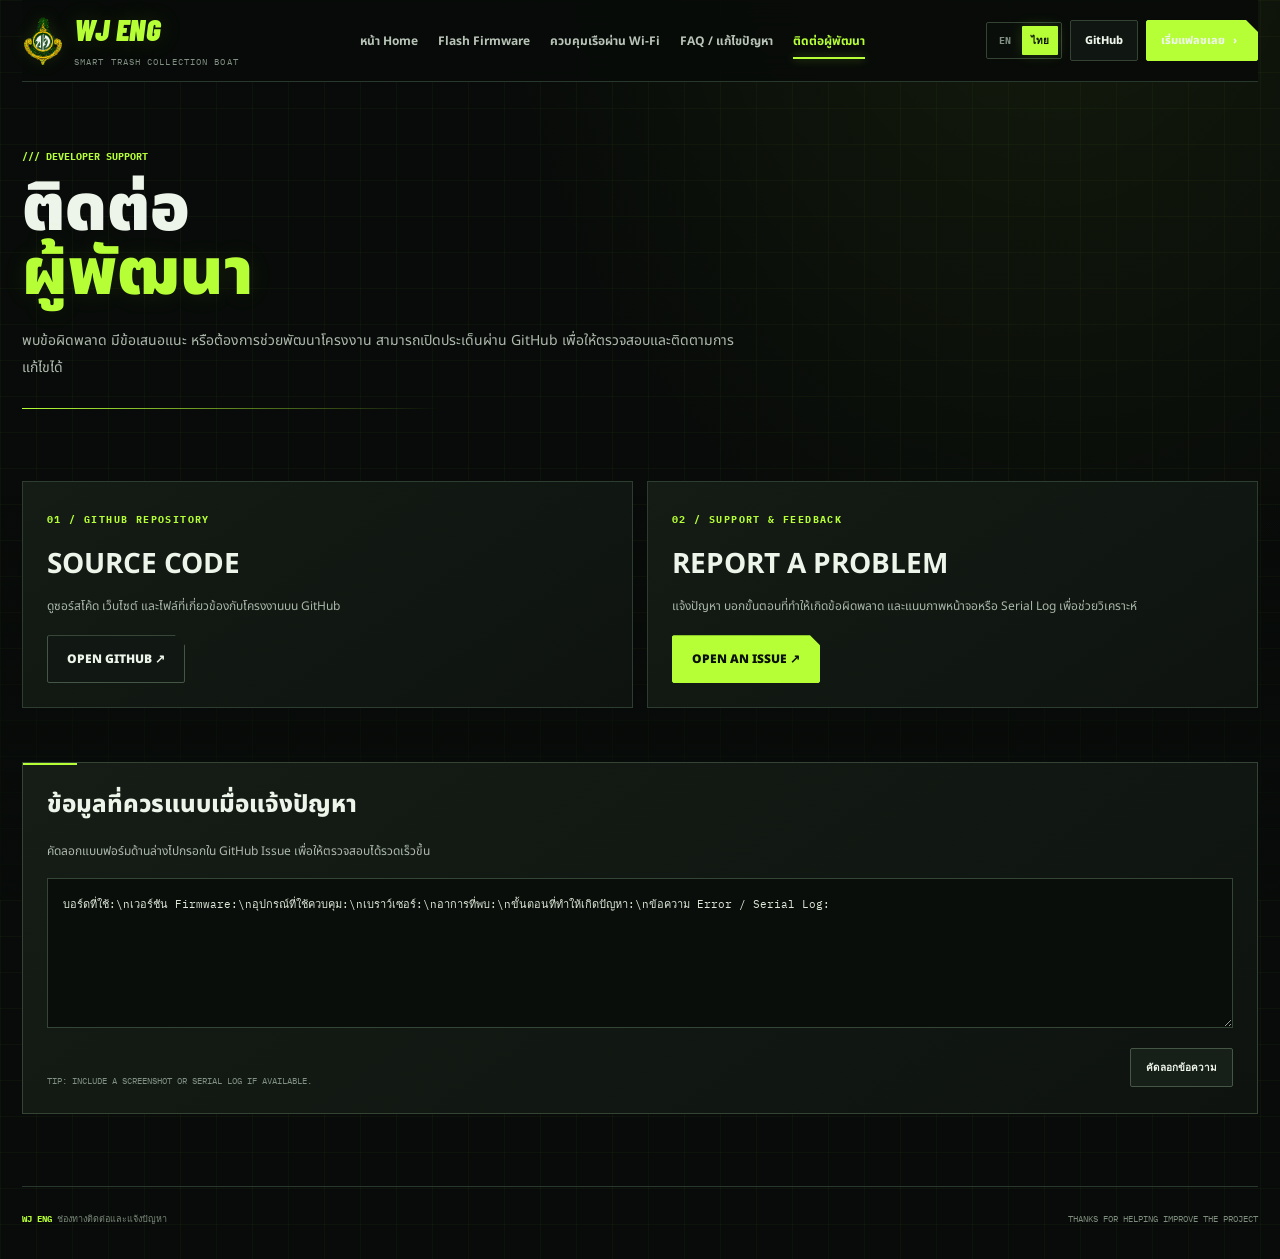
<file: flasher/contact.html>
<!doctype html>
<html lang="th">
<head>
<meta charset="utf-8"><meta name="viewport" content="width=device-width,initial-scale=1,viewport-fit=cover">
<meta name="theme-color" content="#080b09"><meta name="description" content="ช่องทางติดต่อผู้พัฒนาและแจ้งปัญหาโครงงานเรือเก็บขยะ">
<title>Contact Developer | WJ ENG</title>
<link rel="stylesheet" href="site-nav.css">
</head>
<body class="site-body"><div class="site-wrap"><header class="site-topbar">
  <a class="site-brand" href="home.html" aria-label="WJ ENG Home">
    <img class="site-brand-logo" src="assets/wj-eng-logo.png" alt="WJ ENG logo">
    <span><strong>WJ ENG</strong><small data-site-i18n="navBrandSub">SMART TRASH COLLECTION BOAT</small></span>
  </a>
  <nav class="site-nav" aria-label="Main navigation">
    <a href="home.html"  data-site-i18n="navHome">หน้า Home</a>
    <a href="index.html"  data-site-i18n="navFlash">Flash Firmware</a>
    <a href="wifi.html"  data-site-i18n="navWifi">ควบคุมเรือผ่าน Wi-Fi</a>
    <a href="faq.html"  data-site-i18n="navFaq">FAQ / แก้ไขปัญหา</a>
    <a href="contact.html" aria-current="page" data-site-i18n="navContact">ติดต่อผู้พัฒนา</a>
  </nav>
  <div class="site-actions">
    <div class="site-lang" role="group" aria-label="Language">
      <button type="button" data-site-lang="en" aria-pressed="false">EN</button>
      <button type="button" data-site-lang="th" aria-pressed="true">ไทย</button>
    </div>
    <a class="site-github" href="https://github.com/LonelyX22/lo9e.github.io" target="_blank" rel="noopener" data-site-i18n="navGithub">GitHub</a>
    <a class="site-cta" href="index.html"><span data-site-i18n="navCta">เริ่มแฟลชเลย</span> ›</a>
  </div>
</header>
<main class="site-page">
  <section class="site-page-intro">
    <p class="site-kicker" data-site-i18n="contactEyebrow">/// DEVELOPER SUPPORT</p>
    <h1><span data-site-i18n="contactTitle1">ติดต่อ</span><br><em data-site-i18n="contactTitle2">ผู้พัฒนา</em></h1>
    <p class="site-lead" data-site-i18n="contactLead">พบข้อผิดพลาด มีข้อเสนอแนะ หรือต้องการช่วยพัฒนาโครงงาน สามารถเปิดประเด็นผ่าน GitHub เพื่อให้ตรวจสอบและติดตามการแก้ไขได้</p>
  </section>
  <section class="site-section site-contact-grid">
    <a class="site-contact-link" href="https://github.com/LonelyX22/lo9e.github.io" target="_blank" rel="noopener">
      <small>01 / GITHUB REPOSITORY</small><h3 data-site-i18n="contactRepoTitle">SOURCE CODE</h3><p data-site-i18n="contactRepoText">ดูซอร์สโค้ด เว็บไซต์ และไฟล์ที่เกี่ยวข้องกับโครงงานบน GitHub</p><span class="site-button outline" style="margin-top:18px">OPEN GITHUB ↗</span>
    </a>
    <a class="site-contact-link" href="https://github.com/LonelyX22/lo9e.github.io/issues" target="_blank" rel="noopener">
      <small>02 / SUPPORT & FEEDBACK</small><h3 data-site-i18n="contactIssueTitle">REPORT A PROBLEM</h3><p data-site-i18n="contactIssueText">แจ้งปัญหา บอกขั้นตอนที่ทำให้เกิดข้อผิดพลาด และแนบภาพหน้าจอหรือ Serial Log เพื่อช่วยวิเคราะห์</p><span class="site-button primary" style="margin-top:18px">OPEN AN ISSUE ↗</span>
    </a>
  </section>
  <section class="site-section site-panel">
    <h2 class="site-panel-title" data-site-i18n="contactTemplateTitle">ข้อมูลที่ควรแนบเมื่อแจ้งปัญหา</h2>
    <p class="site-lead" style="font-size:12px;margin-bottom:14px" data-site-i18n="contactTemplateText">คัดลอกแบบฟอร์มด้านล่างไปกรอกใน GitHub Issue เพื่อให้ตรวจสอบได้รวดเร็วขึ้น</p>
    <textarea class="site-template" id="issueTemplate" data-site-i18n="contactChecklist" readonly>บอร์ดที่ใช้:
เวอร์ชัน Firmware:
อุปกรณ์ที่ใช้ควบคุม:
เบราว์เซอร์:
อาการที่พบ:
ขั้นตอนที่ทำให้เกิดปัญหา:
ข้อความ Error / Serial Log:</textarea>
    <div class="site-copy-row"><span class="site-meta">TIP: INCLUDE A SCREENSHOT OR SERIAL LOG IF AVAILABLE.</span><button class="site-copy-btn" id="copyTemplate" type="button" data-site-i18n="contactCopy">คัดลอกข้อความ</button></div>
  </section>
</main><footer class="site-footer"><span><b>WJ ENG</b> <span data-site-i18n="contactFooterNote"></span></span><span data-site-i18n="contactFooterTag"></span></footer>
</div>
<script src="site-nav.js"></script>
<script>
const copyButton=document.getElementById('copyTemplate');
copyButton.addEventListener('click',async()=>{
  const text=document.getElementById('issueTemplate').value;
  try{
    await navigator.clipboard.writeText(text);
    copyButton.textContent=document.documentElement.lang==='en'?'COPIED':'คัดลอกแล้ว';
    setTimeout(()=>{copyButton.textContent=document.documentElement.lang==='en'?'COPY TEMPLATE':'คัดลอกข้อความ'},1800);
  }catch(error){
    const field=document.getElementById('issueTemplate');
    field.focus();field.select();
    copyButton.textContent=document.documentElement.lang==='en'?'SELECTED — COPY MANUALLY':'เลือกข้อความแล้ว กดคัดลอก';
  }
});
</script></body></html>
</file>
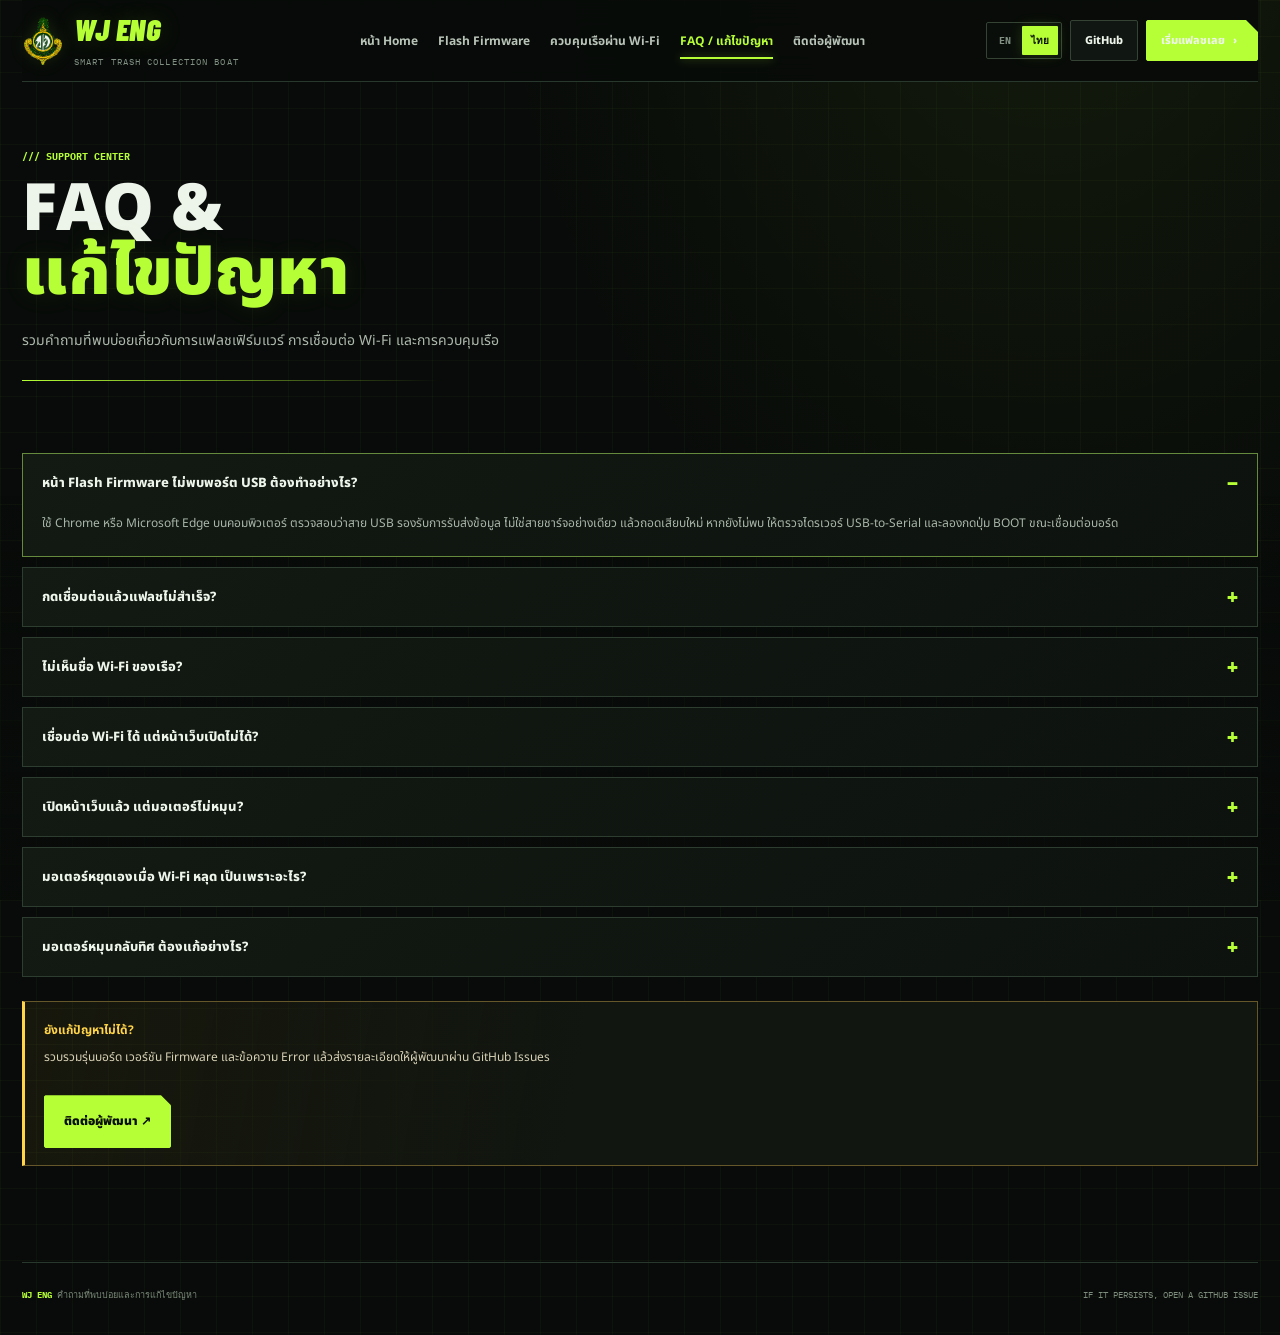
<file: flasher/faq.html>
<!doctype html>
<html lang="th">
<head>
<meta charset="utf-8"><meta name="viewport" content="width=device-width,initial-scale=1,viewport-fit=cover">
<meta name="theme-color" content="#080b09"><meta name="description" content="คำถามที่พบบ่อยและวิธีแก้ไขปัญหา WJ ENG">
<title>FAQ & Troubleshooting | WJ ENG</title>
<link rel="stylesheet" href="site-nav.css">
</head>
<body class="site-body"><div class="site-wrap"><header class="site-topbar">
  <a class="site-brand" href="home.html" aria-label="WJ ENG Home">
    <img class="site-brand-logo" src="assets/wj-eng-logo.png" alt="WJ ENG logo">
    <span><strong>WJ ENG</strong><small data-site-i18n="navBrandSub">SMART TRASH COLLECTION BOAT</small></span>
  </a>
  <nav class="site-nav" aria-label="Main navigation">
    <a href="home.html"  data-site-i18n="navHome">หน้า Home</a>
    <a href="index.html"  data-site-i18n="navFlash">Flash Firmware</a>
    <a href="wifi.html"  data-site-i18n="navWifi">ควบคุมเรือผ่าน Wi-Fi</a>
    <a href="faq.html" aria-current="page" data-site-i18n="navFaq">FAQ / แก้ไขปัญหา</a>
    <a href="contact.html"  data-site-i18n="navContact">ติดต่อผู้พัฒนา</a>
  </nav>
  <div class="site-actions">
    <div class="site-lang" role="group" aria-label="Language">
      <button type="button" data-site-lang="en" aria-pressed="false">EN</button>
      <button type="button" data-site-lang="th" aria-pressed="true">ไทย</button>
    </div>
    <a class="site-github" href="https://github.com/LonelyX22/lo9e.github.io" target="_blank" rel="noopener" data-site-i18n="navGithub">GitHub</a>
    <a class="site-cta" href="index.html"><span data-site-i18n="navCta">เริ่มแฟลชเลย</span> ›</a>
  </div>
</header>
<main class="site-page">
  <section class="site-page-intro">
    <p class="site-kicker" data-site-i18n="faqEyebrow">/// SUPPORT CENTER</p>
    <h1><span data-site-i18n="faqTitle1">FAQ &</span><br><em data-site-i18n="faqTitle2">แก้ไขปัญหา</em></h1>
    <p class="site-lead" data-site-i18n="faqLead">รวมคำถามที่พบบ่อยเกี่ยวกับการแฟลชเฟิร์มแวร์ การเชื่อมต่อ Wi-Fi และการควบคุมเรือ</p>
  </section>
  <section class="site-section">
    <div class="site-faq-list">
      <details class="site-faq" open><summary data-site-i18n="faqQ1">หน้า Flash Firmware ไม่พบพอร์ต USB ต้องทำอย่างไร?</summary><p data-site-i18n="faqA1">ใช้ Chrome หรือ Microsoft Edge บนคอมพิวเตอร์ ตรวจสอบว่าสาย USB รองรับการรับส่งข้อมูล ไม่ใช่สายชาร์จอย่างเดียว แล้วถอดเสียบใหม่ หากยังไม่พบ ให้ตรวจไดรเวอร์ USB-to-Serial และลองกดปุ่ม BOOT ขณะเชื่อมต่อบอร์ด</p></details>
      <details class="site-faq"><summary data-site-i18n="faqQ2">กดเชื่อมต่อแล้วแฟลชไม่สำเร็จ?</summary><p data-site-i18n="faqA2">ตรวจสอบว่าเลือกชนิดบอร์ดตรงกับอุปกรณ์ ใช้ไฟล์เฟิร์มแวร์ของบอร์ดรุ่นนั้น และอย่าถอดสาย USB ระหว่างเขียนข้อมูล หากยังล้มเหลว ให้เชื่อมต่อใหม่ในโหมด Bootloader แล้วลองอีกครั้ง</p></details>
      <details class="site-faq"><summary data-site-i18n="faqQ3">ไม่เห็นชื่อ Wi-Fi ของเรือ?</summary><p data-site-i18n="faqA3">ตรวจสอบไฟเลี้ยงบอร์ดและรอหลังเปิดระบบสักครู่ จากนั้นปิดและเปิด Wi-Fi บนอุปกรณ์อีกครั้ง หากยังไม่พบ ให้รีเซ็ตบอร์ดและตรวจว่าแฟลชเฟิร์มแวร์ที่เปิดใช้งาน Access Point แล้ว</p></details>
      <details class="site-faq"><summary data-site-i18n="faqQ4">เชื่อมต่อ Wi-Fi ได้ แต่หน้าเว็บเปิดไม่ได้?</summary><p data-site-i18n="faqA4">ตรวจสอบว่าโทรศัพท์ยังเชื่อมต่อกับ Wi-Fi ของเรืออยู่ แล้วพิมพ์ IP ในแถบที่อยู่โดยตรง เช่น http://192.168.4.1 สำหรับเฟิร์มแวร์ ESP32-C5 ที่ใช้ค่าเริ่มต้นนี้</p></details>
      <details class="site-faq"><summary data-site-i18n="faqQ5">เปิดหน้าเว็บแล้ว แต่มอเตอร์ไม่หมุน?</summary><p data-site-i18n="faqA5">ตรวจว่ากด ENABLE หรือ ARM แล้วหรือยัง ตรวจไฟเลี้ยงมอเตอร์ 12V สายสัญญาณระหว่าง ESP32 กับ L298N และการต่อขั้วมอเตอร์ ทดสอบโดยยกใบพัดให้พ้นพื้นและอย่าแตะส่วนที่หมุน</p></details>
      <details class="site-faq"><summary data-site-i18n="faqQ6">มอเตอร์หยุดเองเมื่อ Wi-Fi หลุด เป็นเพราะอะไร?</summary><p data-site-i18n="faqA6">เฟิร์มแวร์ ESP32-C5 ที่ใช้ระบบ failsafe จะหยุดมอเตอร์เมื่อไม่ได้รับคำสั่งควบคุมตามเวลาที่กำหนด เป็นระบบป้องกันเมื่อสัญญาณขาด หากต้องการใช้งานต่อ ให้เชื่อมต่อใหม่และเปิดระบบควบคุมอีกครั้ง</p></details>
      <details class="site-faq"><summary data-site-i18n="faqQ7">มอเตอร์หมุนกลับทิศ ต้องแก้อย่างไร?</summary><p data-site-i18n="faqA7">ตรวจสอบการต่อสายมอเตอร์ซ้ายและขวา หรือปรับค่าตัวแปร INVERT_LEFT_MOTOR / INVERT_RIGHT_MOTOR ในโค้ดให้ตรงกับทิศทางการติดตั้ง แล้วคอมไพล์และแฟลชใหม่</p></details>
    </div>
  </section>
  <section class="site-section site-note"><strong data-site-i18n="faqNoteTitle">ยังแก้ปัญหาไม่ได้?</strong><span data-site-i18n="faqNoteText">รวบรวมรุ่นบอร์ด เวอร์ชัน Firmware และข้อความ Error แล้วส่งรายละเอียดให้ผู้พัฒนาผ่าน GitHub Issues</span><div class="site-actions-row"><a class="site-button primary" href="contact.html">ติดต่อผู้พัฒนา ↗</a></div></section>
</main><footer class="site-footer"><span><b>WJ ENG</b> <span data-site-i18n="faqFooterNote"></span></span><span data-site-i18n="faqFooterTag"></span></footer>
</div><script src="site-nav.js"></script></body></html>
</file>
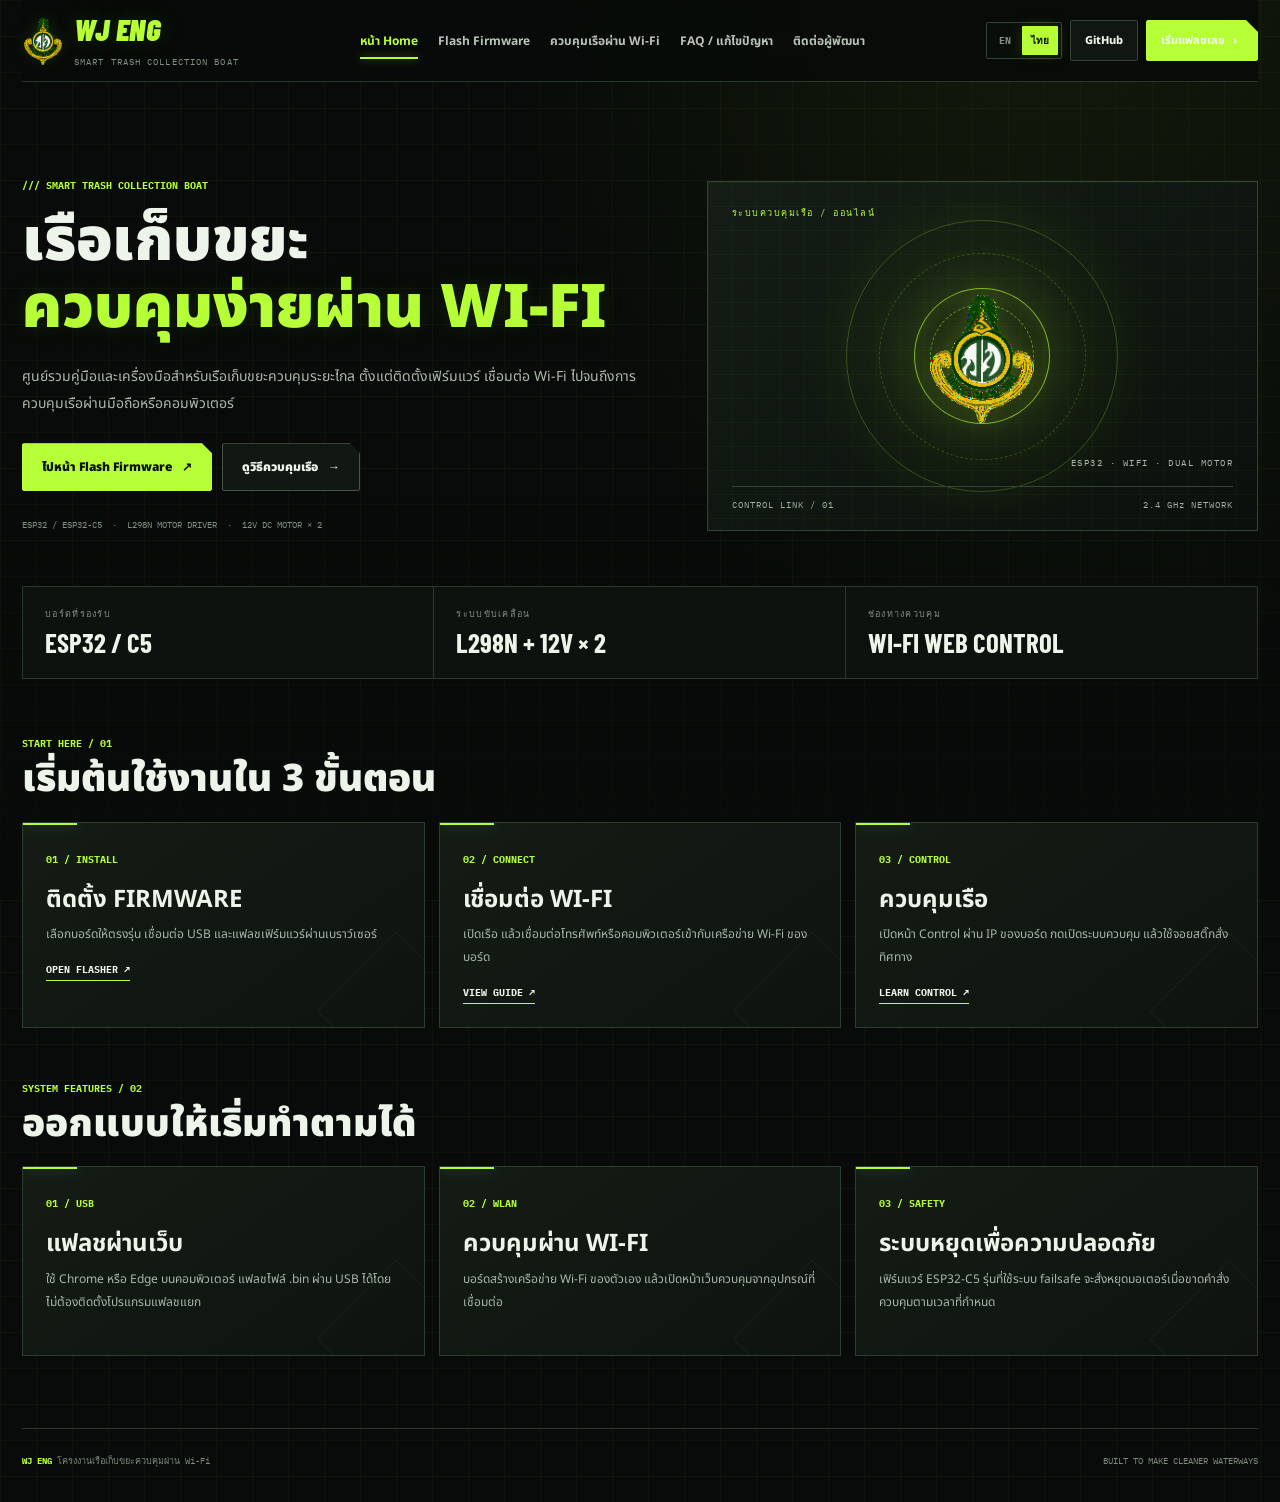
<file: flasher/home.html>
<!doctype html>
<html lang="th">
<head>
<meta charset="utf-8"><meta name="viewport" content="width=device-width,initial-scale=1,viewport-fit=cover">
<meta name="theme-color" content="#080b09"><meta name="description" content="คู่มือและเครื่องมือสำหรับโครงงานเรือเก็บขยะควบคุมผ่าน Wi-Fi">
<title>Home | WJ ENG</title>
<link rel="stylesheet" href="site-nav.css">
</head>
<body class="site-body"><div class="site-wrap"><header class="site-topbar">
  <a class="site-brand" href="home.html" aria-label="WJ ENG Home">
    <img class="site-brand-logo" src="assets/wj-eng-logo.png" alt="WJ ENG logo">
    <span><strong>WJ ENG</strong><small data-site-i18n="navBrandSub">SMART TRASH COLLECTION BOAT</small></span>
  </a>
  <nav class="site-nav" aria-label="Main navigation">
    <a href="home.html" aria-current="page" data-site-i18n="navHome">หน้า Home</a>
    <a href="index.html"  data-site-i18n="navFlash">Flash Firmware</a>
    <a href="wifi.html"  data-site-i18n="navWifi">ควบคุมเรือผ่าน Wi-Fi</a>
    <a href="faq.html"  data-site-i18n="navFaq">FAQ / แก้ไขปัญหา</a>
    <a href="contact.html"  data-site-i18n="navContact">ติดต่อผู้พัฒนา</a>
  </nav>
  <div class="site-actions">
    <div class="site-lang" role="group" aria-label="Language">
      <button type="button" data-site-lang="en" aria-pressed="false">EN</button>
      <button type="button" data-site-lang="th" aria-pressed="true">ไทย</button>
    </div>
    <a class="site-github" href="https://github.com/LonelyX22/lo9e.github.io" target="_blank" rel="noopener" data-site-i18n="navGithub">GitHub</a>
    <a class="site-cta" href="index.html"><span data-site-i18n="navCta">เริ่มแฟลชเลย</span> ›</a>
  </div>
</header>
<main class="site-page">
  <section class="site-hero">
    <div>
      <p class="site-kicker" data-site-i18n="homeEyebrow">/// SMART TRASH COLLECTION BOAT</p>
      <h1><span data-site-i18n="homeTitle1">เรือเก็บขยะ</span><br><em data-site-i18n="homeTitle2">ควบคุมง่ายผ่าน Wi-Fi</em></h1>
      <p class="site-lead" data-site-i18n="homeLead">ศูนย์รวมคู่มือและเครื่องมือสำหรับเรือเก็บขยะควบคุมระยะไกล ตั้งแต่ติดตั้งเฟิร์มแวร์ เชื่อมต่อ Wi-Fi ไปจนถึงการควบคุมเรือผ่านมือถือหรือคอมพิวเตอร์</p>
      <div class="site-actions-row">
        <a class="site-button primary" href="index.html"><span data-site-i18n="homeFlashBtn">ไปหน้า Flash Firmware</span> ↗</a>
        <a class="site-button outline" href="wifi.html"><span data-site-i18n="homeWifiBtn">ดูวิธีควบคุมเรือ</span> →</a>
      </div>
      <div class="site-meta">ESP32 / ESP32-C5 &nbsp;·&nbsp; L298N MOTOR DRIVER &nbsp;·&nbsp; 12V DC MOTOR × 2</div>
    </div>
    <div class="site-hero-art" aria-label="Boat control system graphic">
      <span class="site-radar-label" data-site-i18n="homeArtTop">ระบบควบคุมเรือ / ออนไลน์</span>
      <div class="site-radar"><div class="site-radar-core"><img src="assets/wj-eng-logo.png" alt="ตราสัญลักษณ์ WJ ENG"></div></div>
      <span class="site-radar-label bottom" data-site-i18n="homeArtBottom">ESP32 · WIFI · DUAL MOTOR</span>
      <div class="site-art-readout"><span>CONTROL LINK / 01</span><span>2.4 GHz NETWORK</span></div>
    </div>
  </section>

  <section class="site-stat-grid">
    <div class="site-stat"><small data-site-i18n="homeStat1">บอร์ดที่รองรับ</small><b data-site-i18n="homeStat1Value">ESP32 / C5</b></div>
    <div class="site-stat"><small data-site-i18n="homeStat2">ระบบขับเคลื่อน</small><b data-site-i18n="homeStat2Value">L298N + 12V × 2</b></div>
    <div class="site-stat"><small data-site-i18n="homeStat3">ช่องทางควบคุม</small><b data-site-i18n="homeStat3Value"><em>WI-FI</em> WEB CONTROL</b></div>
  </section>

  <section class="site-section">
    <div class="site-section-head"><div><p data-site-i18n="homeSectionEyebrow">START HERE / 01</p><h2 data-site-i18n="homeSectionTitle">เริ่มต้นใช้งานใน 3 ขั้นตอน</h2></div></div>
    <div class="site-grid-3">
      <article class="site-card"><span class="site-card-number">01 / INSTALL</span><h3 data-site-i18n="homeStep1Title">ติดตั้ง Firmware</h3><p data-site-i18n="homeStep1Text">เลือกบอร์ดให้ตรงรุ่น เชื่อมต่อ USB และแฟลชเฟิร์มแวร์ผ่านเบราว์เซอร์</p><a href="index.html">OPEN FLASHER ↗</a></article>
      <article class="site-card"><span class="site-card-number">02 / CONNECT</span><h3 data-site-i18n="homeStep2Title">เชื่อมต่อ Wi-Fi</h3><p data-site-i18n="homeStep2Text">เปิดเรือ แล้วเชื่อมต่อโทรศัพท์หรือคอมพิวเตอร์เข้ากับเครือข่าย Wi-Fi ของบอร์ด</p><a href="wifi.html">VIEW GUIDE ↗</a></article>
      <article class="site-card"><span class="site-card-number">03 / CONTROL</span><h3 data-site-i18n="homeStep3Title">ควบคุมเรือ</h3><p data-site-i18n="homeStep3Text">เปิดหน้า Control ผ่าน IP ของบอร์ด กดเปิดระบบควบคุม แล้วใช้จอยสติ๊กสั่งทิศทาง</p><a href="wifi.html">LEARN CONTROL ↗</a></article>
    </div>
  </section>

  <section class="site-section">
    <div class="site-section-head"><div><p data-site-i18n="homeFeatureEyebrow">SYSTEM FEATURES / 02</p><h2 data-site-i18n="homeFeatureTitle">ออกแบบให้เริ่มทำตามได้</h2></div></div>
    <div class="site-grid-3">
      <article class="site-card"><span class="site-card-number">01 / USB</span><h3 data-site-i18n="homeFeature1Title">แฟลชผ่านเว็บ</h3><p data-site-i18n="homeFeature1Text">ใช้ Chrome หรือ Edge บนคอมพิวเตอร์ แฟลชไฟล์ .bin ผ่าน USB ได้โดยไม่ต้องติดตั้งโปรแกรมแฟลชแยก</p></article>
      <article class="site-card"><span class="site-card-number">02 / WLAN</span><h3 data-site-i18n="homeFeature2Title">ควบคุมผ่าน Wi-Fi</h3><p data-site-i18n="homeFeature2Text">บอร์ดสร้างเครือข่าย Wi-Fi ของตัวเอง แล้วเปิดหน้าเว็บควบคุมจากอุปกรณ์ที่เชื่อมต่อ</p></article>
      <article class="site-card"><span class="site-card-number">03 / SAFETY</span><h3 data-site-i18n="homeFeature3Title">ระบบหยุดเพื่อความปลอดภัย</h3><p data-site-i18n="homeFeature3Text">เฟิร์มแวร์ ESP32-C5 รุ่นที่ใช้ระบบ failsafe จะสั่งหยุดมอเตอร์เมื่อขาดคำสั่งควบคุมตามเวลาที่กำหนด</p></article>
    </div>
  </section>
</main><footer class="site-footer"><span><b>WJ ENG</b> <span data-site-i18n="homeFooterNote"></span></span><span data-site-i18n="homeFooterTag"></span></footer>
</div><script src="site-nav.js"></script></body></html>
</file>
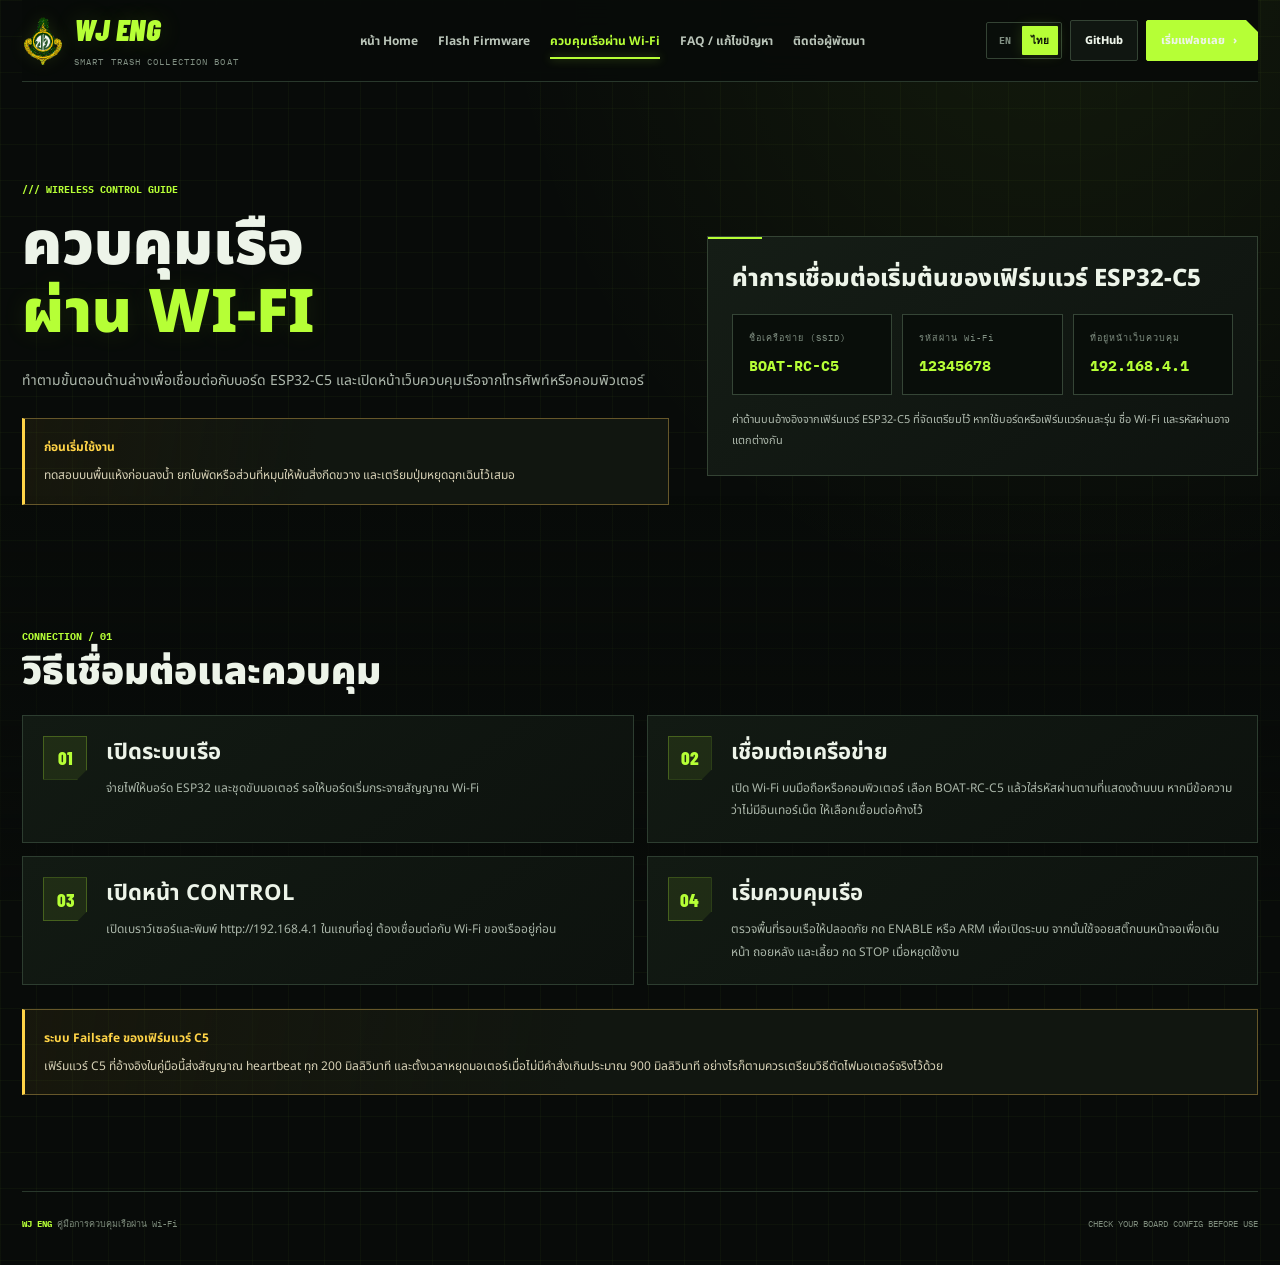
<file: flasher/wifi.html>
<!doctype html>
<html lang="th">
<head>
<meta charset="utf-8"><meta name="viewport" content="width=device-width,initial-scale=1,viewport-fit=cover">
<meta name="theme-color" content="#080b09"><meta name="description" content="วิธีเชื่อมต่อและควบคุมเรือเก็บขยะผ่าน Wi-Fi">
<title>Wi-Fi Boat Control | WJ ENG</title>
<link rel="stylesheet" href="site-nav.css">
</head>
<body class="site-body"><div class="site-wrap"><header class="site-topbar">
  <a class="site-brand" href="home.html" aria-label="WJ ENG Home">
    <img class="site-brand-logo" src="assets/wj-eng-logo.png" alt="WJ ENG logo">
    <span><strong>WJ ENG</strong><small data-site-i18n="navBrandSub">SMART TRASH COLLECTION BOAT</small></span>
  </a>
  <nav class="site-nav" aria-label="Main navigation">
    <a href="home.html"  data-site-i18n="navHome">หน้า Home</a>
    <a href="index.html"  data-site-i18n="navFlash">Flash Firmware</a>
    <a href="wifi.html" aria-current="page" data-site-i18n="navWifi">ควบคุมเรือผ่าน Wi-Fi</a>
    <a href="faq.html"  data-site-i18n="navFaq">FAQ / แก้ไขปัญหา</a>
    <a href="contact.html"  data-site-i18n="navContact">ติดต่อผู้พัฒนา</a>
  </nav>
  <div class="site-actions">
    <div class="site-lang" role="group" aria-label="Language">
      <button type="button" data-site-lang="en" aria-pressed="false">EN</button>
      <button type="button" data-site-lang="th" aria-pressed="true">ไทย</button>
    </div>
    <a class="site-github" href="https://github.com/LonelyX22/lo9e.github.io" target="_blank" rel="noopener" data-site-i18n="navGithub">GitHub</a>
    <a class="site-cta" href="index.html"><span data-site-i18n="navCta">เริ่มแฟลชเลย</span> ›</a>
  </div>
</header>
<main class="site-page">
  <section class="site-hero">
    <div>
      <p class="site-kicker" data-site-i18n="wifiEyebrow">/// WIRELESS CONTROL GUIDE</p>
      <h1><span data-site-i18n="wifiTitle1">ควบคุมเรือ</span><br><em data-site-i18n="wifiTitle2">ผ่าน Wi-Fi</em></h1>
      <p class="site-lead" data-site-i18n="wifiLead">ทำตามขั้นตอนด้านล่างเพื่อเชื่อมต่อกับบอร์ด ESP32-C5 และเปิดหน้าเว็บควบคุมเรือจากโทรศัพท์หรือคอมพิวเตอร์</p>
      <div class="site-note"><strong data-site-i18n="wifiWarningTitle">ก่อนเริ่มใช้งาน</strong><span data-site-i18n="wifiWarningText">ทดสอบบนพื้นแห้งก่อนลงน้ำ ยกใบพัดหรือส่วนที่หมุนให้พ้นสิ่งกีดขวาง และเตรียมปุ่มหยุดฉุกเฉินไว้เสมอ</span></div>
    </div>
    <div class="site-panel">
      <h2 class="site-panel-title" data-site-i18n="wifiConfigTitle">ค่าการเชื่อมต่อเริ่มต้นของเฟิร์มแวร์ ESP32-C5</h2>
      <div class="site-code-grid">
        <div class="site-code-item"><small data-site-i18n="wifiSSID">ชื่อเครือข่าย (SSID)</small><code>BOAT-RC-C5</code></div>
        <div class="site-code-item"><small data-site-i18n="wifiPassword">รหัสผ่าน Wi-Fi</small><code>12345678</code></div>
        <div class="site-code-item"><small data-site-i18n="wifiAddress">ที่อยู่หน้าเว็บควบคุม</small><code>192.168.4.1</code></div>
      </div>
      <p class="site-lead" style="font-size:11px;margin-top:14px" data-site-i18n="wifiConfigNote">ค่าด้านบนอ้างอิงจากเฟิร์มแวร์ ESP32-C5 ที่จัดเตรียมไว้ หากใช้บอร์ดหรือเฟิร์มแวร์คนละรุ่น ชื่อ Wi-Fi และรหัสผ่านอาจแตกต่างกัน</p>
    </div>
  </section>

  <section class="site-section">
    <div class="site-section-head"><div><p data-site-i18n="wifiStepsEyebrow">CONNECTION / 01</p><h2 data-site-i18n="wifiStepsTitle">วิธีเชื่อมต่อและควบคุม</h2></div></div>
    <div class="site-step-grid">
      <article class="site-step"><span class="site-step-no">01</span><div><h3 data-site-i18n="wifiStep1Title">เปิดระบบเรือ</h3><p data-site-i18n="wifiStep1Text">จ่ายไฟให้บอร์ด ESP32 และชุดขับมอเตอร์ รอให้บอร์ดเริ่มกระจายสัญญาณ Wi-Fi</p></div></article>
      <article class="site-step"><span class="site-step-no">02</span><div><h3 data-site-i18n="wifiStep2Title">เชื่อมต่อเครือข่าย</h3><p data-site-i18n="wifiStep2Text">เปิด Wi-Fi บนมือถือหรือคอมพิวเตอร์ เลือก BOAT-RC-C5 แล้วใส่รหัสผ่านตามที่แสดงด้านบน หากมีข้อความว่าไม่มีอินเทอร์เน็ต ให้เลือกเชื่อมต่อค้างไว้</p></div></article>
      <article class="site-step"><span class="site-step-no">03</span><div><h3 data-site-i18n="wifiStep3Title">เปิดหน้า Control</h3><p data-site-i18n="wifiStep3Text">เปิดเบราว์เซอร์และพิมพ์ http://192.168.4.1 ในแถบที่อยู่ ต้องเชื่อมต่อกับ Wi-Fi ของเรืออยู่ก่อน</p></div></article>
      <article class="site-step"><span class="site-step-no">04</span><div><h3 data-site-i18n="wifiStep4Title">เริ่มควบคุมเรือ</h3><p data-site-i18n="wifiStep4Text">ตรวจพื้นที่รอบเรือให้ปลอดภัย กด ENABLE หรือ ARM เพื่อเปิดระบบ จากนั้นใช้จอยสติ๊กบนหน้าจอเพื่อเดินหน้า ถอยหลัง และเลี้ยว กด STOP เมื่อหยุดใช้งาน</p></div></article>
    </div>
  </section>

  <section class="site-section site-note">
    <strong data-site-i18n="wifiSafetyTitle">ระบบ Failsafe ของเฟิร์มแวร์ C5</strong>
    <span data-site-i18n="wifiSafetyText">เฟิร์มแวร์ C5 ที่อ้างอิงในคู่มือนี้ส่งสัญญาณ heartbeat ทุก 200 มิลลิวินาที และตั้งเวลาหยุดมอเตอร์เมื่อไม่มีคำสั่งเกินประมาณ 900 มิลลิวินาที อย่างไรก็ตามควรเตรียมวิธีตัดไฟมอเตอร์จริงไว้ด้วย</span>
  </section>
</main><footer class="site-footer"><span><b>WJ ENG</b> <span data-site-i18n="wifiFooterNote"></span></span><span data-site-i18n="wifiFooterTag"></span></footer>
</div><script src="site-nav.js"></script></body></html>
</file>
<file: flasher/site-nav.css>
@import url('https://fonts.googleapis.com/css2?family=Barlow+Condensed:wght@500;600;700;800;900&family=IBM+Plex+Mono:wght@400;500;600;700&family=Noto+Sans+Thai:wght@400;500;600;700;800;900&display=swap');

:root{
  --site-bg:#080b09;
  --site-panel:#111713;
  --site-panel2:#171f19;
  --site-line:#29382c;
  --site-muted:#819083;
  --site-text:#edf4e9;
  --site-green:#b6ff36;
  --site-green2:#70c92d;
  --site-yellow:#ffd447;
  --site-red:#ff4b3e;
  --site-mono:'IBM Plex Mono',monospace;
  --site-display:'Barlow Condensed',Impact,sans-serif;
  --site-thai:'Noto Sans Thai',Tahoma,sans-serif;
}
*{box-sizing:border-box}
html{scroll-behavior:smooth;scroll-padding-top:96px}
body.site-body{
  margin:0;min-height:100vh;background:var(--site-bg);color:var(--site-text);
  font-family:var(--site-thai);
  background-image:
    linear-gradient(#b6ff3608 1px,transparent 1px),
    linear-gradient(90deg,#b6ff3608 1px,transparent 1px),
    radial-gradient(ellipse at 82% -10%,#b6ff3612,transparent 38%);
  background-size:36px 36px,36px 36px,auto;
}
body.site-body:before{content:"";position:fixed;inset:0;pointer-events:none;z-index:0;background:linear-gradient(180deg,transparent 55%,#080b09cc 100%)}
.site-body *{box-sizing:border-box}
.site-body a{color:inherit}
.site-wrap{width:min(1240px,calc(100% - 44px));margin:0 auto;position:relative;z-index:1}

/* GLOBAL NAVIGATION */
.site-topbar{
  min-height:82px;height:auto;display:flex;align-items:center;justify-content:space-between;gap:20px;
  border-bottom:1px solid var(--site-line);position:sticky;top:0;z-index:20;
  background:#080b09ed;backdrop-filter:blur(16px);-webkit-backdrop-filter:blur(16px);
}
.site-brand{text-decoration:none;display:flex;align-items:center;gap:10px;flex:0 0 auto;position:relative}
.site-brand-logo{width:42px;height:48px;object-fit:contain;flex:0 0 auto;filter:drop-shadow(0 0 8px #b6ff3620)}
.site-brand strong{font:900 italic 31px/.9 var(--site-display);letter-spacing:.6px;color:var(--site-green);white-space:nowrap;text-shadow:0 0 24px #b6ff3625}
.site-brand small{display:block;margin-top:8px;color:var(--site-muted);font:9px var(--site-mono);letter-spacing:1.3px}
.site-nav{display:flex;align-items:center;justify-content:center;gap:clamp(10px,1.55vw,23px);flex:1;min-width:0}
.site-nav a{
  text-decoration:none;color:#b9c4b8;font-size:12px;font-weight:700;white-space:nowrap;
  padding:12px 0;position:relative;transition:color .18s ease;
}
.site-nav a:after{content:"";position:absolute;left:0;right:100%;bottom:3px;height:2px;background:var(--site-green);box-shadow:0 0 10px #b6ff3670;transition:right .2s ease}
.site-nav a:hover,.site-nav a[aria-current=page]{color:var(--site-green)}
.site-nav a:hover:after,.site-nav a[aria-current=page]:after{right:0}
.site-actions{display:flex;align-items:center;gap:8px;flex:0 0 auto}
.site-lang{display:flex;align-items:center;gap:2px;border:1px solid #344334;background:#090e0a;border-radius:2px;padding:3px}
.site-lang button{border:0;background:transparent;color:var(--site-muted);padding:7px 9px;border-radius:1px;font:700 10px var(--site-mono);cursor:pointer;transition:.18s}
.site-lang button:hover{color:var(--site-text)}
.site-lang button.active{background:var(--site-green);color:#0a1008;box-shadow:0 0 14px #b6ff3625}
.site-github,.site-cta{
  display:inline-flex;align-items:center;justify-content:center;gap:8px;text-decoration:none;
  border:1px solid #344334;border-radius:2px;padding:11px 14px;font-size:11px;font-weight:800;
  white-space:nowrap;transition:transform .18s,border-color .18s,background .18s;
}
.site-github{color:var(--site-text);background:#101611}
.site-github:hover{border-color:var(--site-green);color:var(--site-green);transform:translateY(-2px)}
.site-cta{background:var(--site-green);border-color:var(--site-green);color:#0a1008;clip-path:polygon(0 0,calc(100% - 12px) 0,100% 12px,100% 100%,0 100%);padding-right:20px}
.site-cta:hover{background:#d0ff77;border-color:#d0ff77;transform:translateY(-2px);box-shadow:0 7px 25px #b6ff3625}

/* PAGE HERO + TYPE */
.site-page{padding:54px 0 72px}
.site-kicker{color:var(--site-green);font:700 10px var(--site-mono);letter-spacing:2.2px;text-transform:uppercase;margin:0 0 16px}
.site-page h1,.site-page h2,.site-page h3{font-family:var(--site-display);text-transform:uppercase}
.site-page h1{font-size:clamp(42px,5.1vw,76px);line-height:.98;letter-spacing:-.5px;margin:0 0 20px;font-weight:900}
.site-page h1 em{font-style:normal;color:var(--site-green);text-shadow:0 0 26px #b6ff3618}
.site-hero h1{font-size:clamp(42px,4.7vw,68px);line-height:1.12}
.site-lead{color:#aeb9ad;font-size:14px;line-height:1.95;max-width:720px;margin:0}
.site-page-intro{max-width:850px;padding:14px 0 18px;position:relative}
.site-page-intro:after{content:"";display:block;width:min(100%,420px);height:1px;margin-top:26px;background:linear-gradient(90deg,var(--site-green),transparent)}
.site-actions-row{display:flex;gap:10px;flex-wrap:wrap;margin-top:26px}
.site-button{display:inline-flex;align-items:center;justify-content:center;gap:10px;padding:14px 19px;text-decoration:none;border-radius:2px;font-size:12px;font-weight:900;transition:transform .18s,background .18s,border-color .18s;clip-path:polygon(0 0,calc(100% - 10px) 0,100% 10px,100% 100%,0 100%)}
.site-button.primary{background:var(--site-green);color:#0a1008;border:1px solid var(--site-green)}
.site-button.primary:hover{background:#d0ff77;transform:translateY(-2px);box-shadow:0 8px 24px #b6ff3620}
.site-button.outline{border:1px solid #465646;color:var(--site-text);background:#111813}
.site-button.outline:hover{border-color:var(--site-green);color:var(--site-green);transform:translateY(-2px)}
.site-meta{font:9px var(--site-mono);color:var(--site-muted);letter-spacing:1px;margin-top:25px;line-height:1.9}

/* HOME / HERO VISUAL */
.site-hero{display:grid;grid-template-columns:1.08fr .92fr;gap:38px;align-items:center;min-height:440px}
.site-hero-art{
  min-height:350px;border:1px solid #344334;
  background:
    linear-gradient(#b6ff3608 1px,transparent 1px),
    linear-gradient(90deg,#b6ff3608 1px,transparent 1px),
    radial-gradient(circle at 50% 48%,#b6ff3615,transparent 55%),
    linear-gradient(145deg,#151d16,#0b100c);
  background-size:24px 24px,24px 24px,auto,auto;
  position:relative;display:grid;place-items:center;overflow:hidden;
}
.site-hero-art:before,.site-hero-art:after{content:"";position:absolute;border:1px solid #b6ff363b;border-radius:50%;width:270px;height:270px;box-shadow:0 0 60px #b6ff3608}
.site-hero-art:after{width:205px;height:205px;border-style:dashed;animation:site-spin 32s linear infinite}
.site-radar{width:136px;height:136px;border-radius:50%;border:1px solid #b6ff36a8;display:grid;place-items:center;box-shadow:0 0 55px #b6ff3625,inset 0 0 28px #b6ff361c;position:relative;background:#b6ff3608}
.site-radar:before{content:"";position:absolute;inset:15px;border:1px dashed #b6ff3677;border-radius:50%}
.site-radar-core{width:104px;height:126px;background:transparent;clip-path:none;display:grid;place-items:center;position:relative;z-index:1;box-shadow:none}
.site-radar-core img{display:block;width:100%;height:100%;object-fit:contain;filter:drop-shadow(0 0 12px #b6ff3630)}
.site-radar-label{position:absolute;top:24px;left:24px;font:9px var(--site-mono);color:var(--site-green);letter-spacing:1.5px}
.site-radar-label.bottom{top:auto;left:auto;right:24px;bottom:62px;color:#aeb9ad}
.site-art-readout{position:absolute;bottom:20px;left:24px;right:24px;display:flex;justify-content:space-between;gap:10px;border-top:1px solid #344334;padding-top:12px;color:#a2afa0;font:9px var(--site-mono);letter-spacing:1px}
@keyframes site-spin{to{transform:rotate(360deg)}}

/* DATA STRIPS + CONTENT CARDS */
.site-stat-grid{display:grid;grid-template-columns:repeat(3,1fr);border:1px solid var(--site-line);background:#0d120e;margin:10px 0 58px;position:relative}
.site-stat{padding:20px 22px;border-right:1px solid var(--site-line);position:relative}
.site-stat:last-child{border:0}
.site-stat small{display:block;color:var(--site-muted);font:9px var(--site-mono);letter-spacing:1.3px}
.site-stat b{display:block;font:700 27px var(--site-display);margin-top:5px}
.site-stat b em{font-style:normal;color:var(--site-green)}
.site-section{margin-top:54px}
.site-section-head{display:flex;justify-content:space-between;align-items:end;gap:16px;margin-bottom:20px}
.site-section-head h2{font-size:clamp(27px,3vw,38px);line-height:1.12;margin:0;font-weight:900}
.site-section-head p{color:var(--site-green);font:700 10px var(--site-mono);letter-spacing:1.8px;margin:0 0 9px}
.site-grid-3{display:grid;grid-template-columns:repeat(3,1fr);gap:14px}
.site-card{
  background:linear-gradient(145deg,#141c15,#0e130f);border:1px solid #2d3d30;padding:23px;
  position:relative;min-height:190px;overflow:hidden;transition:transform .2s,border-color .2s,background .2s;
}
.site-card:before{content:"";position:absolute;top:0;left:0;width:54px;height:2px;background:var(--site-green);box-shadow:0 0 14px #b6ff3660}
.site-card:after{content:"";position:absolute;right:-28px;bottom:-40px;width:110px;height:110px;border:1px solid #b6ff360c;transform:rotate(45deg);pointer-events:none}
.site-card:hover{transform:translateY(-4px);border-color:#668a3d;background:linear-gradient(145deg,#182219,#101711)}
.site-card-number{color:var(--site-green);font:700 10px var(--site-mono);letter-spacing:1.2px}
.site-card h3{font-size:24px;line-height:1.2;margin:16px 0 9px}
.site-card p{font-size:12px;color:#aab6a9;line-height:1.9;margin:0}
.site-card a{display:inline-block;margin-top:17px;color:var(--site-text);font:700 10px var(--site-mono);text-decoration:none;border-bottom:1px solid var(--site-green);padding-bottom:4px;transition:color .18s}
.site-card a:hover{color:var(--site-green)}
.site-note{border:1px solid #66572a;border-left:3px solid var(--site-yellow);background:linear-gradient(100deg,#ffd44710,#111610 45%);padding:17px 19px;margin:24px 0;color:#d7d1b6;font-size:12px;line-height:1.9}
.site-note strong{color:var(--site-yellow);display:block;margin-bottom:5px}
.site-panel{background:linear-gradient(145deg,#151d16,#0e130f);border:1px solid #344334;padding:24px;position:relative}
.site-panel:before{content:"";position:absolute;top:0;left:0;width:54px;height:2px;background:var(--site-green)}
.site-panel-title{font:800 24px var(--site-display);margin:0 0 17px}
.site-code-grid{display:grid;grid-template-columns:repeat(3,1fr);gap:10px}
.site-code-item{padding:16px;background:#090e0a;border:1px solid #354536;min-width:0}
.site-code-item small{display:block;color:var(--site-muted);font:9px var(--site-mono);letter-spacing:1px;margin-bottom:9px}
.site-code-item code{font:700 15px var(--site-mono);color:var(--site-green);overflow-wrap:anywhere}
.site-step-grid{display:grid;grid-template-columns:repeat(2,1fr);gap:13px}
.site-step{display:grid;grid-template-columns:48px 1fr;gap:15px;background:linear-gradient(145deg,#121a13,#0d120e);border:1px solid #2d3d30;padding:20px;transition:transform .18s,border-color .18s}
.site-step:hover{transform:translateY(-2px);border-color:#668a3d}
.site-step-no{width:44px;height:44px;display:grid;place-items:center;background:#b6ff3615;border:1px solid #b6ff3640;color:var(--site-green);font:800 19px var(--site-display);clip-path:polygon(0 0,100% 0,100% 78%,78% 100%,0 100%)}
.site-step h3{font-size:22px;margin:0 0 8px}
.site-step p{font-size:12px;line-height:1.9;color:#aab6a9;margin:0}
.site-faq-list{display:grid;gap:10px}
.site-faq{background:linear-gradient(145deg,#121a13,#0d120e);border:1px solid #2d3d30;padding:0 19px;transition:border-color .18s}
.site-faq:hover,.site-faq[open]{border-color:#668a3d}
.site-faq summary{cursor:pointer;list-style:none;padding:19px 34px 19px 0;font-size:13px;font-weight:800;position:relative}
.site-faq summary::-webkit-details-marker{display:none}
.site-faq summary:after{content:"+";position:absolute;right:0;top:12px;color:var(--site-green);font:700 25px var(--site-display)}
.site-faq[open] summary:after{content:"−"}
.site-faq p{margin:0;padding:0 0 20px;color:#aab6a9;font-size:12px;line-height:1.95}
.site-contact-grid{display:grid;grid-template-columns:repeat(2,1fr);gap:14px}
.site-contact-link{display:block;text-decoration:none;background:linear-gradient(145deg,#141c15,#0e130f);border:1px solid #2d3d30;padding:24px;transition:transform .18s,border-color .18s}
.site-contact-link:hover{border-color:var(--site-green);transform:translateY(-3px)}
.site-contact-link small{color:var(--site-green);font:700 10px var(--site-mono);letter-spacing:1.4px}
.site-contact-link h3{font-size:28px;margin:13px 0 9px}
.site-contact-link p{font-size:12px;color:#aab6a9;line-height:1.9;margin:0}
.site-template{width:100%;min-height:150px;background:#090e0a;border:1px solid #354536;color:#dfe8d9;padding:15px;font:11px/1.9 var(--site-mono);resize:vertical}
.site-copy-row{display:flex;justify-content:space-between;align-items:center;gap:12px;margin-top:12px}
.site-copy-btn{border:1px solid #465646;background:#172018;color:var(--site-text);border-radius:2px;padding:11px 15px;cursor:pointer;font:700 10px var(--site-mono);transition:.18s}
.site-copy-btn:hover{border-color:var(--site-green);color:var(--site-green)}
.site-footer{border-top:1px solid var(--site-line);padding:24px 0 32px;display:flex;justify-content:space-between;gap:14px;color:#7e8c7d;font:9px var(--site-mono);letter-spacing:1px;line-height:1.8}
.site-footer b{color:var(--site-green)}
.site-body :focus-visible{outline:2px solid var(--site-yellow);outline-offset:3px}
.site-body ::selection{background:var(--site-green);color:#0a1008}
.site-body ::-webkit-scrollbar{width:10px;height:8px}
.site-body ::-webkit-scrollbar-track{background:#090e0a}
.site-body ::-webkit-scrollbar-thumb{background:#344334;border:2px solid #090e0a}
.site-body ::-webkit-scrollbar-thumb:hover{background:var(--site-green)}
html[lang="th"] .site-page h1,html[lang="th"] .site-page h2,html[lang="th"] .site-page h3,html[lang="th"] .site-button,html[lang="th"] .site-brand strong{font-family:var(--site-thai);letter-spacing:0}
html[lang="th"] .site-kicker,html[lang="th"] .site-meta,html[lang="th"] .site-card-number,html[lang="th"] .site-section-head p,html[lang="th"] .site-footer{letter-spacing:0}
html[lang="th"] .site-brand strong{font-family:var(--site-display);font-style:italic;letter-spacing:.5px}
html[lang="th"] .site-brand small{letter-spacing:1.1px}
@media(max-width:1100px){
  .site-topbar{flex-wrap:wrap;padding:12px 0;gap:8px}
  .site-nav{order:3;flex:1 0 100%;justify-content:flex-start;overflow-x:auto;padding:5px 0 8px;scrollbar-width:thin}
  .site-actions{margin-left:auto}
  .site-brand strong{font-size:28px}
}
@media(max-width:760px){
  .site-wrap{width:calc(100% - 28px)}
  .site-topbar{min-height:0;padding:12px 0 7px}
  .site-page{padding:34px 0 52px}
  .site-hero{grid-template-columns:1fr;min-height:0;gap:24px}
  .site-hero-art{min-height:280px}
  .site-grid-3,.site-step-grid,.site-contact-grid{grid-template-columns:1fr}
  .site-stat-grid{grid-template-columns:1fr;margin-bottom:38px}
  .site-stat{border-right:0;border-bottom:1px solid var(--site-line);padding:16px 18px}
  .site-stat:last-child{border-bottom:0}
  .site-code-grid{grid-template-columns:1fr}
  .site-section-head{align-items:flex-start;flex-direction:column}
  .site-page h1{font-size:46px}
  .site-hero h1{font-size:clamp(40px,10vw,58px)}
  .site-actions .site-cta{display:none}
  .site-github{display:none}
  .site-brand strong{font-size:25px}
  .site-brand small{font-size:8px}
  .site-brand-logo{width:34px;height:40px}
  .site-nav{gap:18px}
  .site-nav a{font-size:11px}
  .site-footer{flex-direction:column}
  .site-copy-row{align-items:flex-start;flex-direction:column}
  .site-radar-label{top:16px;left:16px}
  .site-radar-label.bottom{right:16px;bottom:58px}
  .site-art-readout{left:16px;right:16px;bottom:16px;font-size:8px}
}
@media(max-width:420px){
  .site-brand strong{font-size:22px}
  .site-brand-logo{width:30px;height:36px}
  .site-radar-core{width:88px;height:106px}
  .site-lang button{padding:6px 7px}
  .site-page h1{font-size:40px}
  .site-hero h1{font-size:40px}
  .site-hero-art{min-height:250px}
  .site-radar{width:118px;height:118px}
  .site-radar:before{inset:13px}
}
@media(prefers-reduced-motion:reduce){
  html{scroll-behavior:auto}
  .site-hero-art:after{animation:none}
  .site-card,.site-step,.site-contact-link,.site-button,.site-nav a:after{transition:none}
}
</file>
